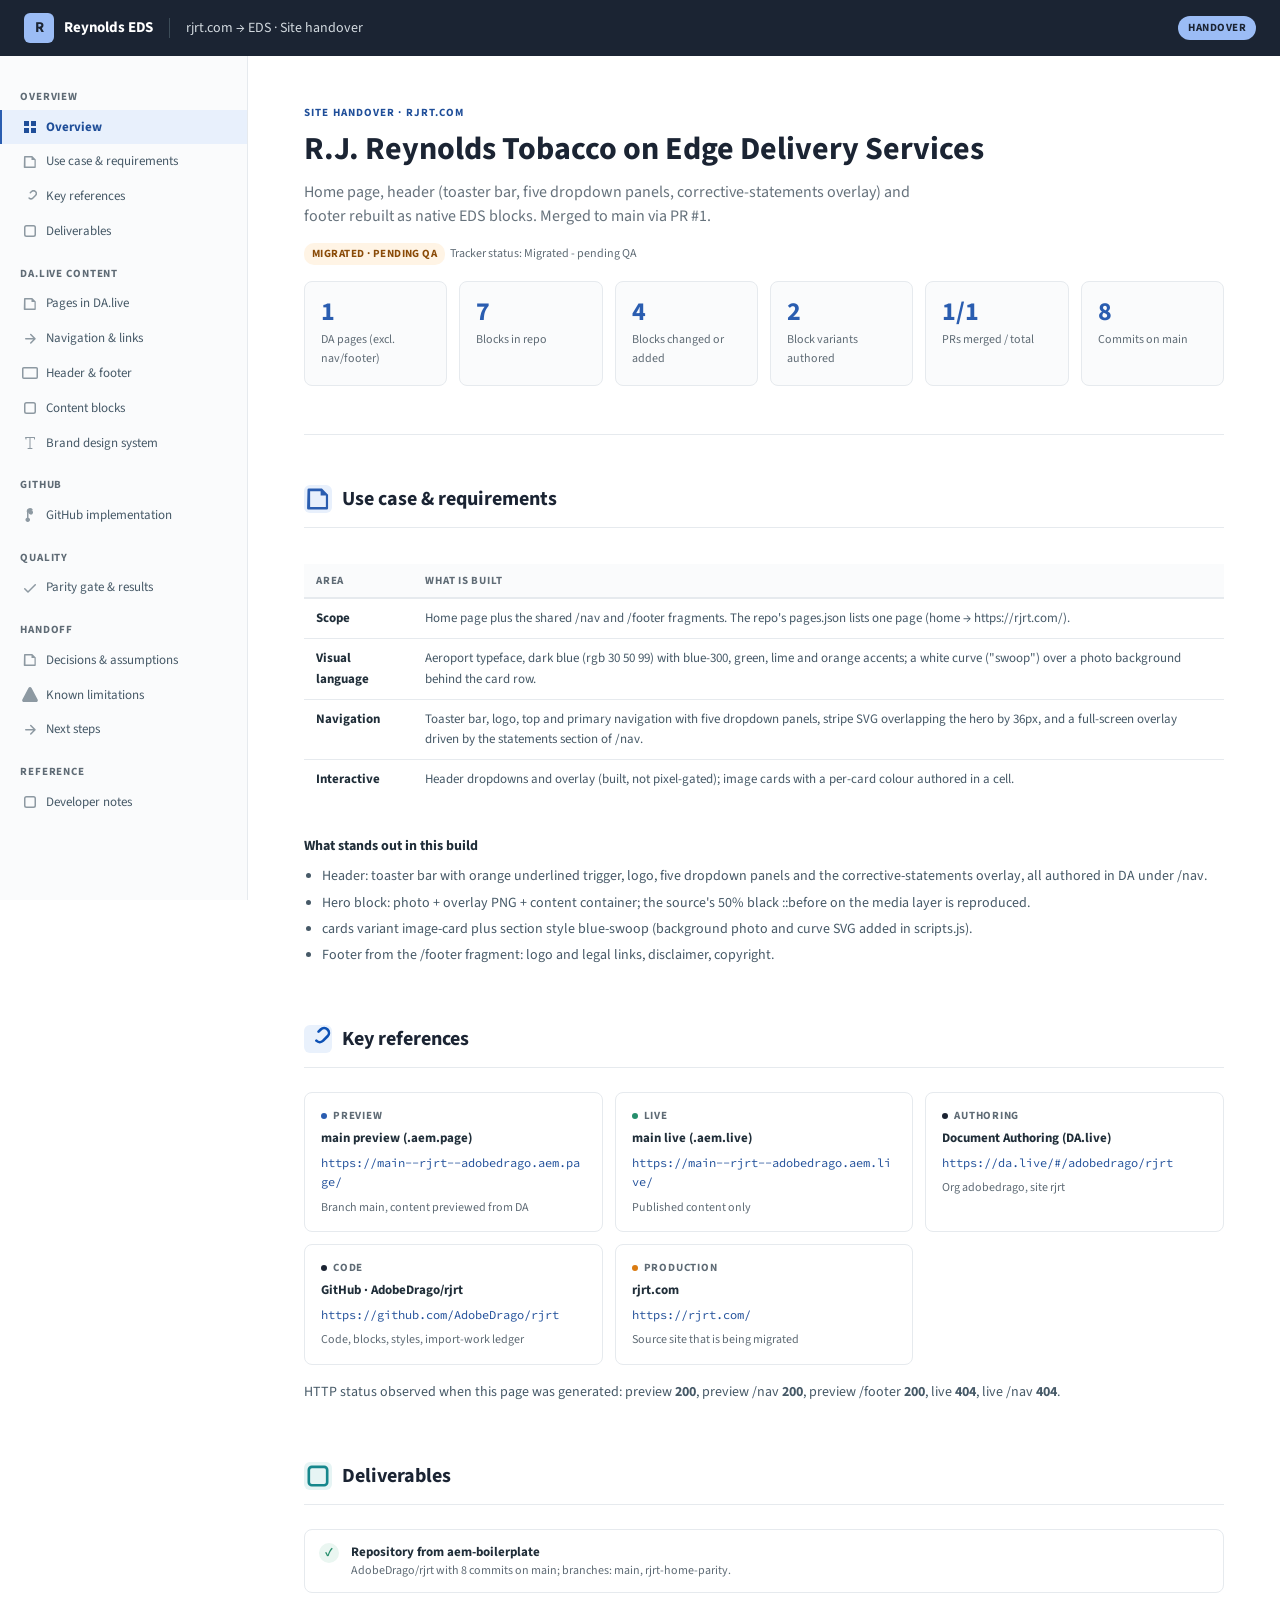
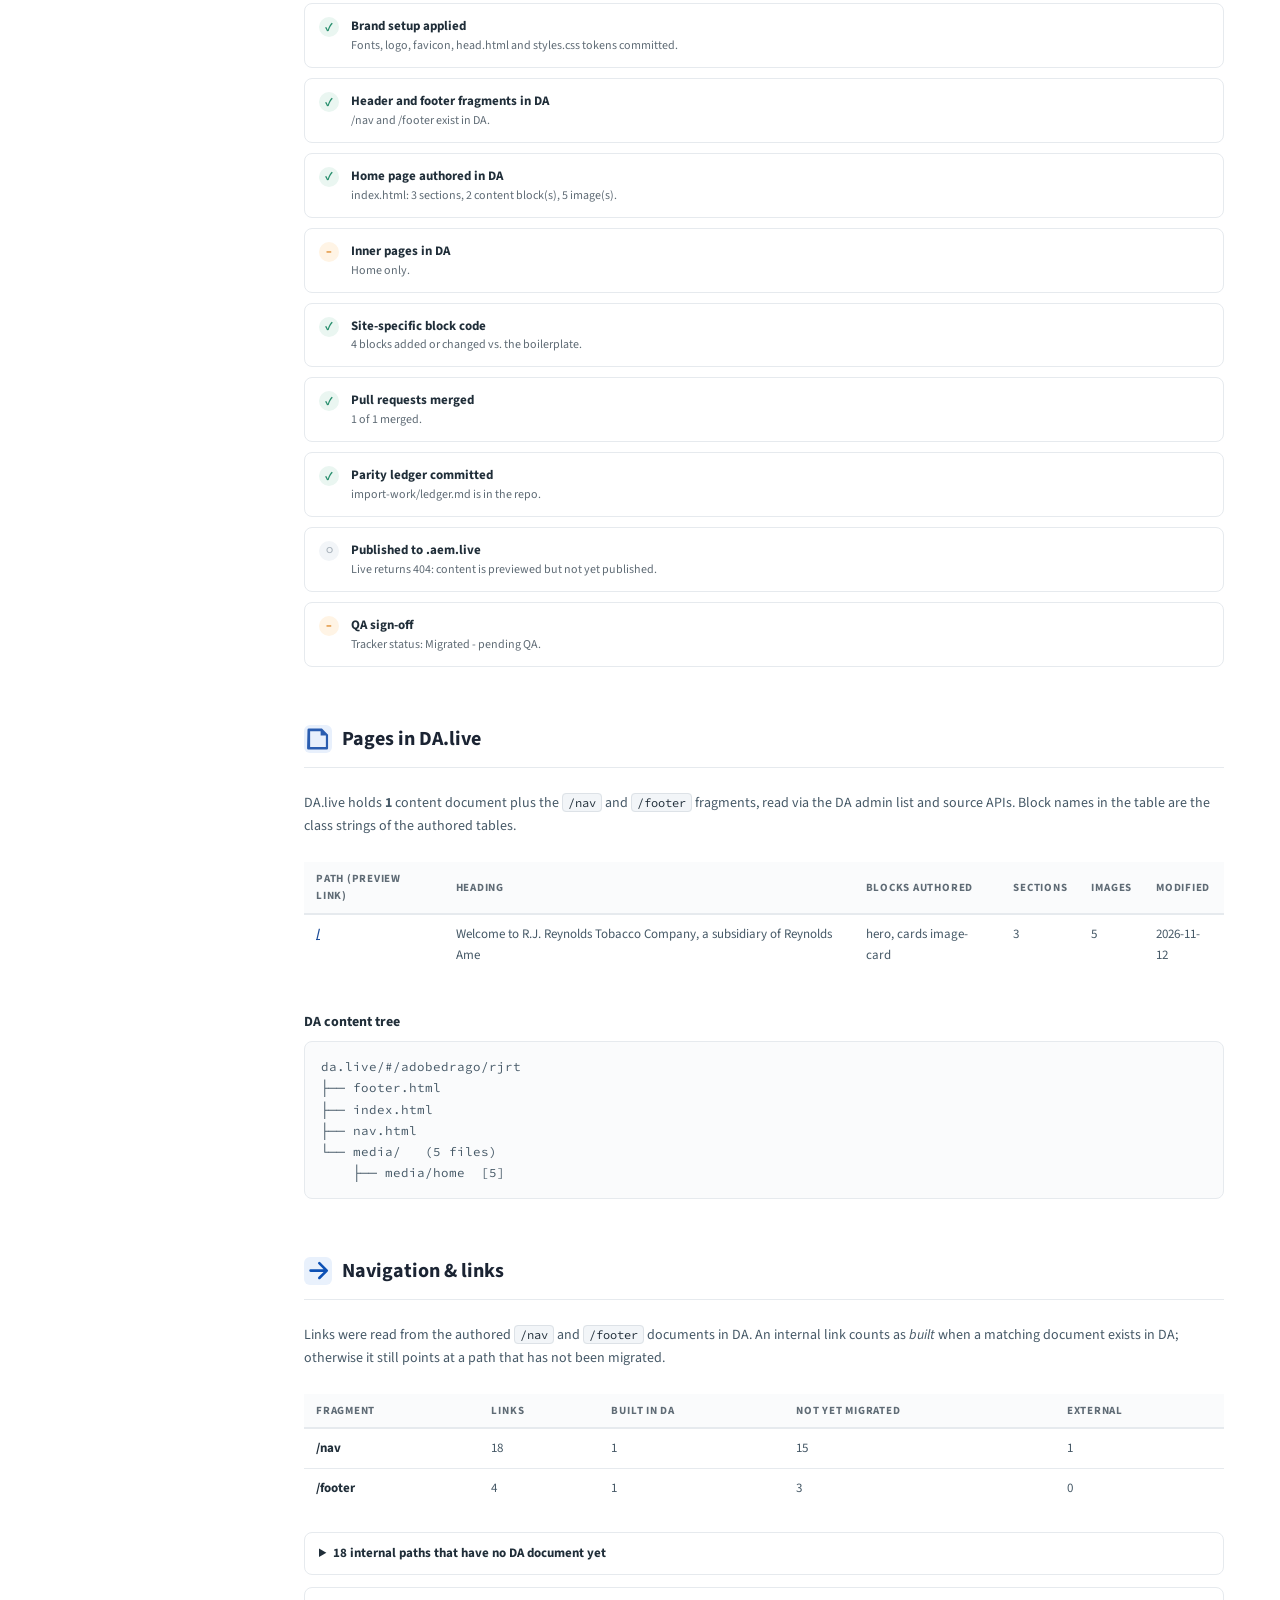
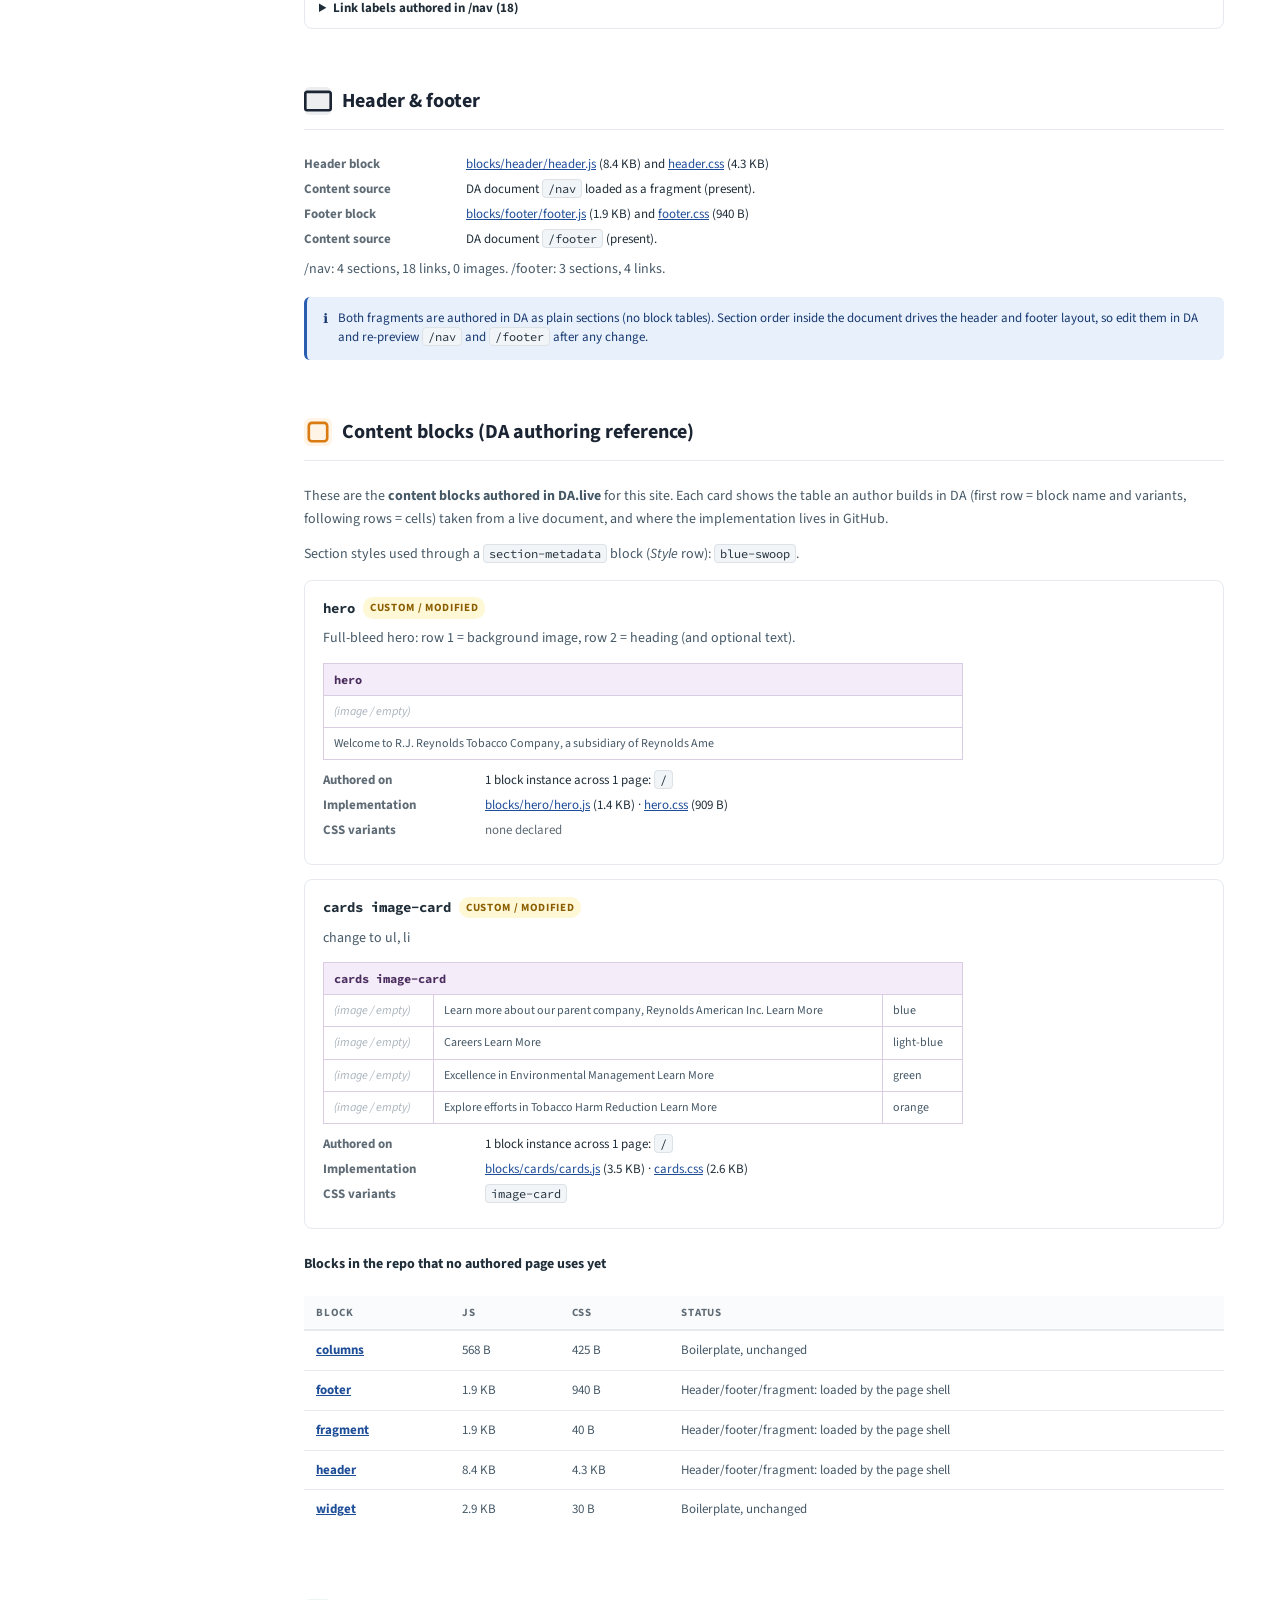
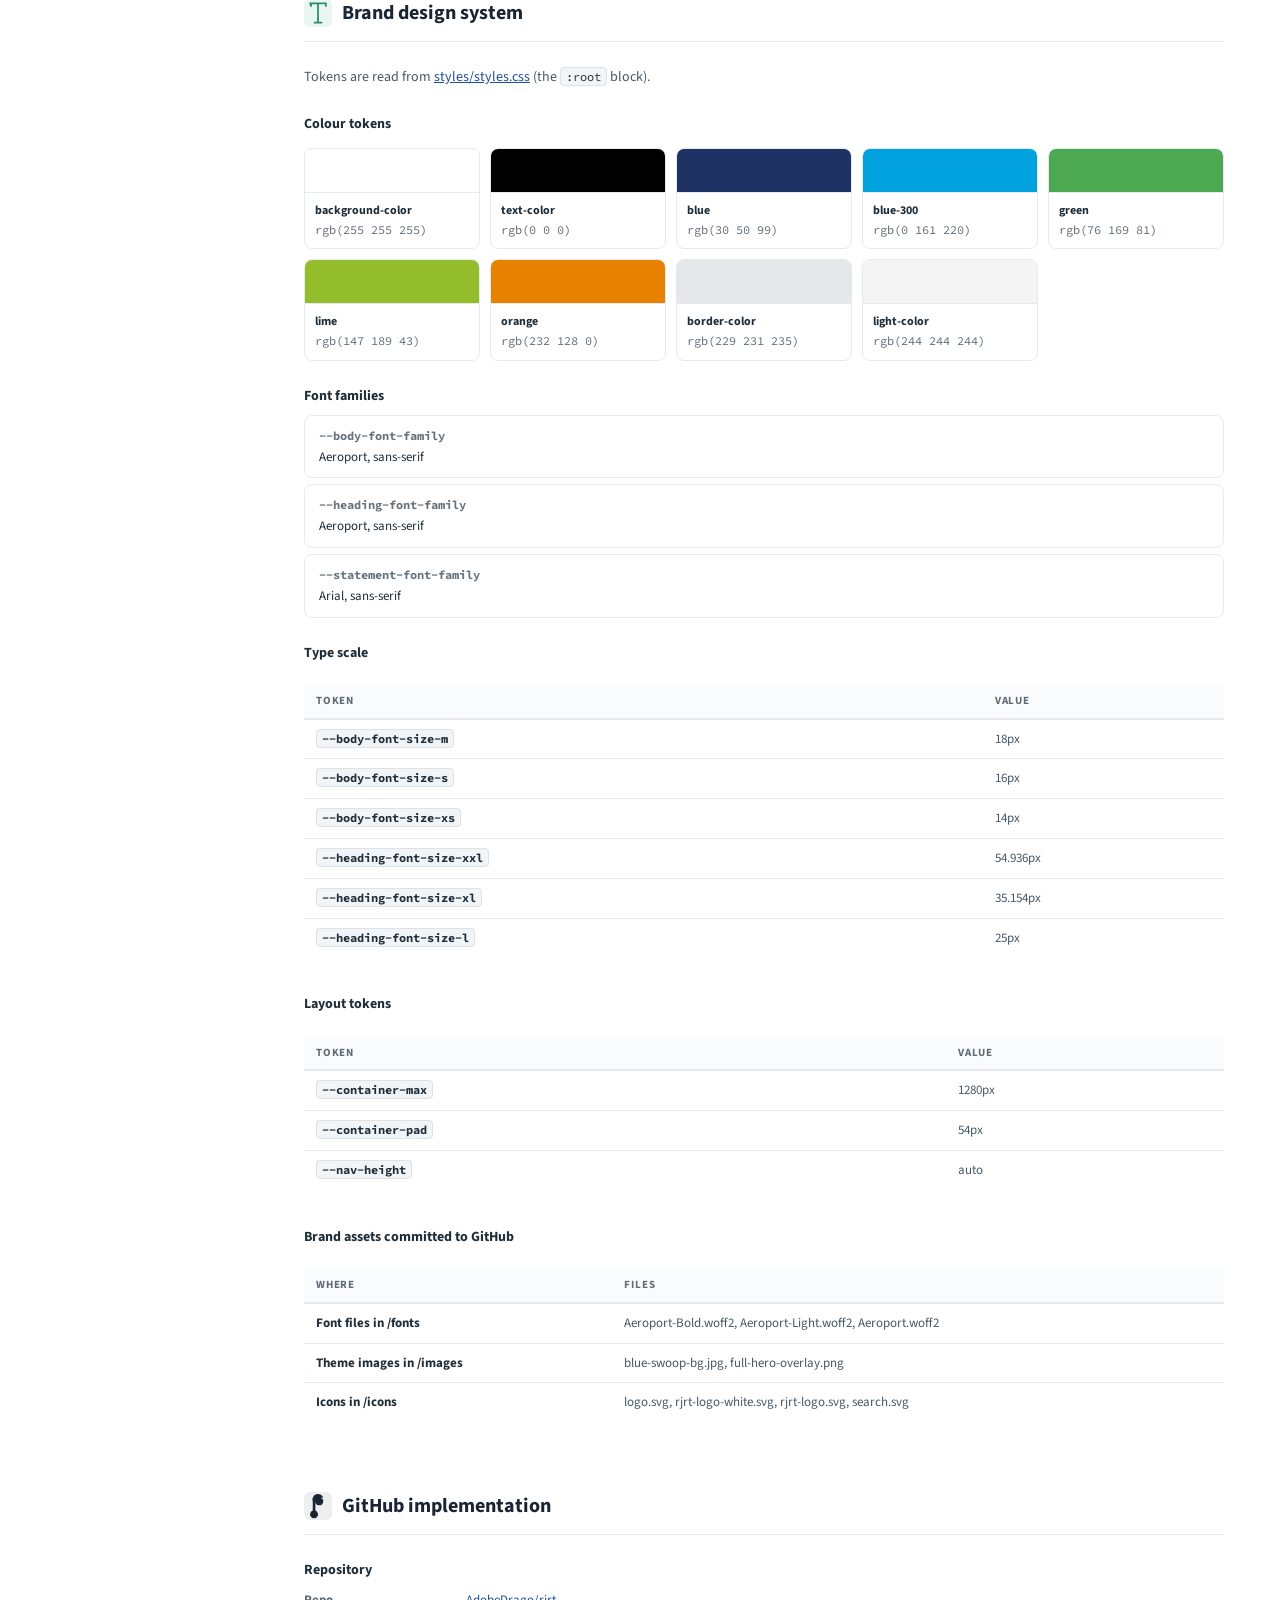
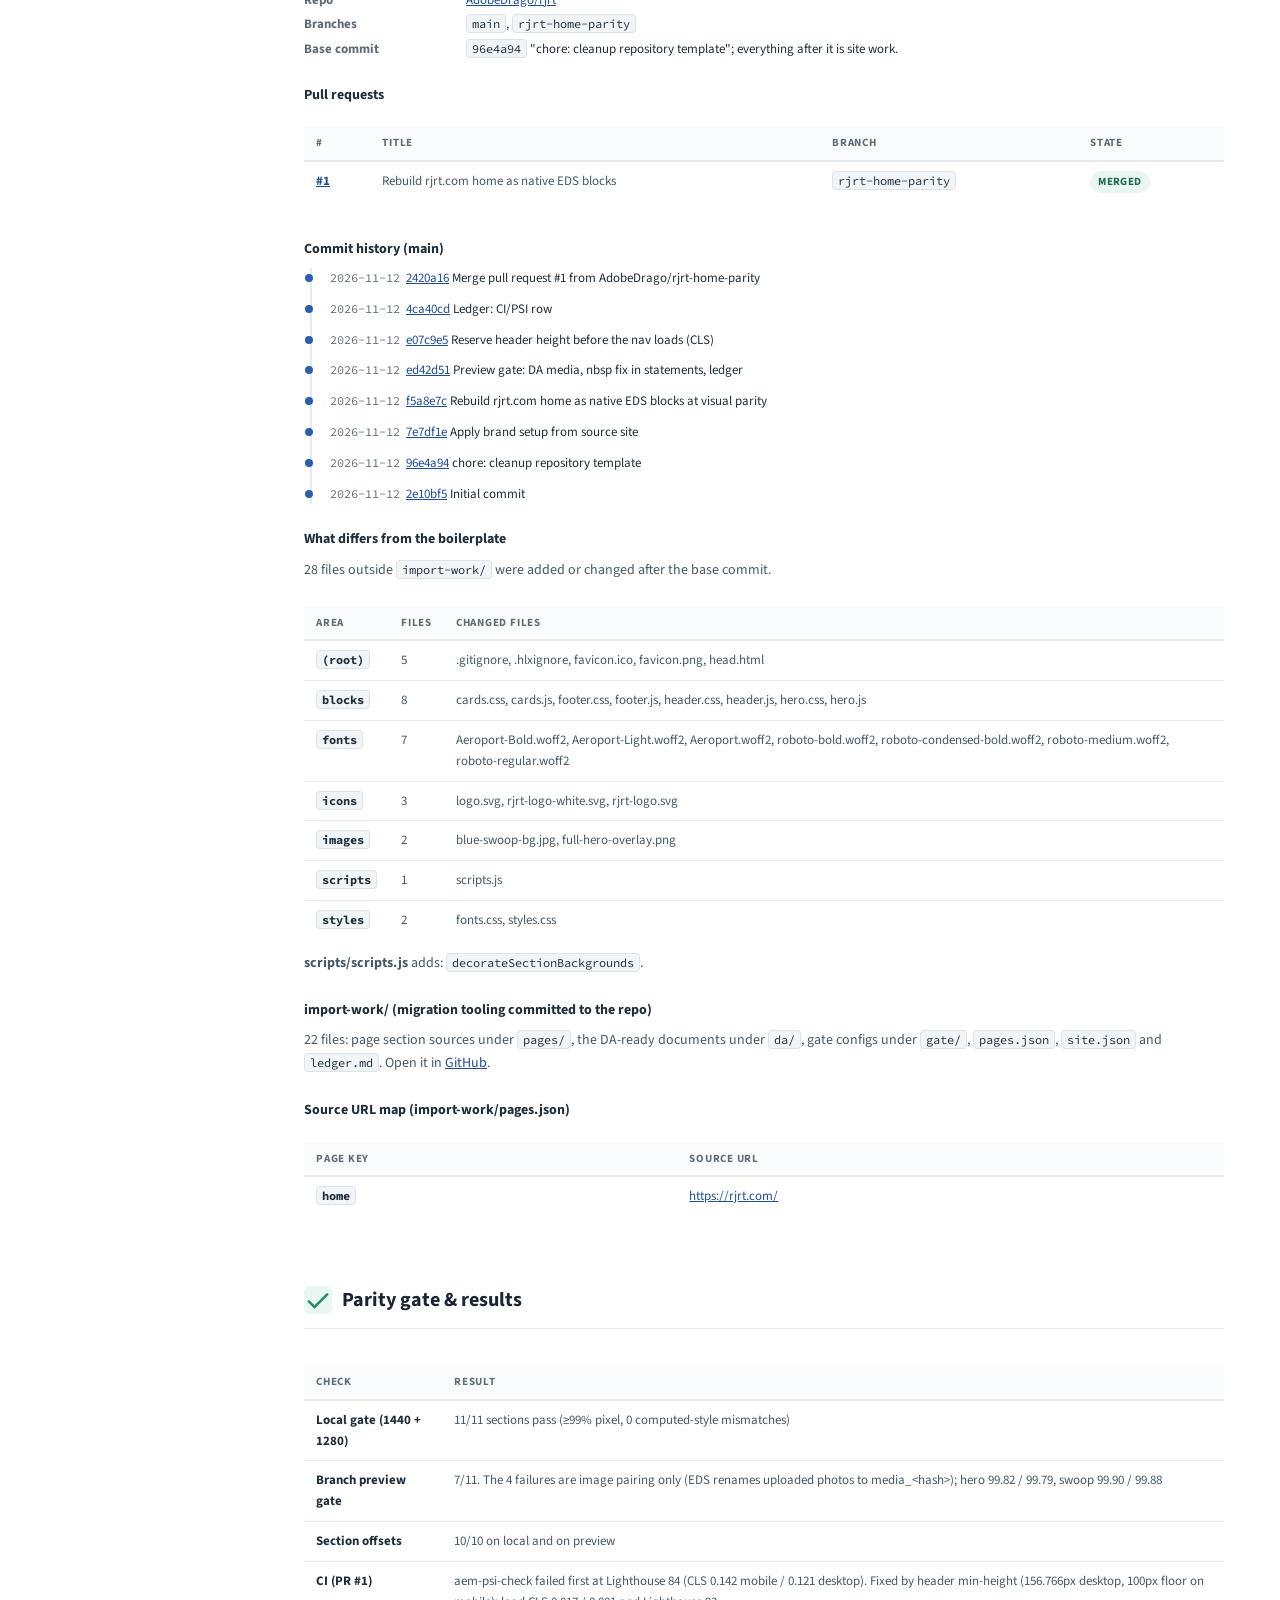
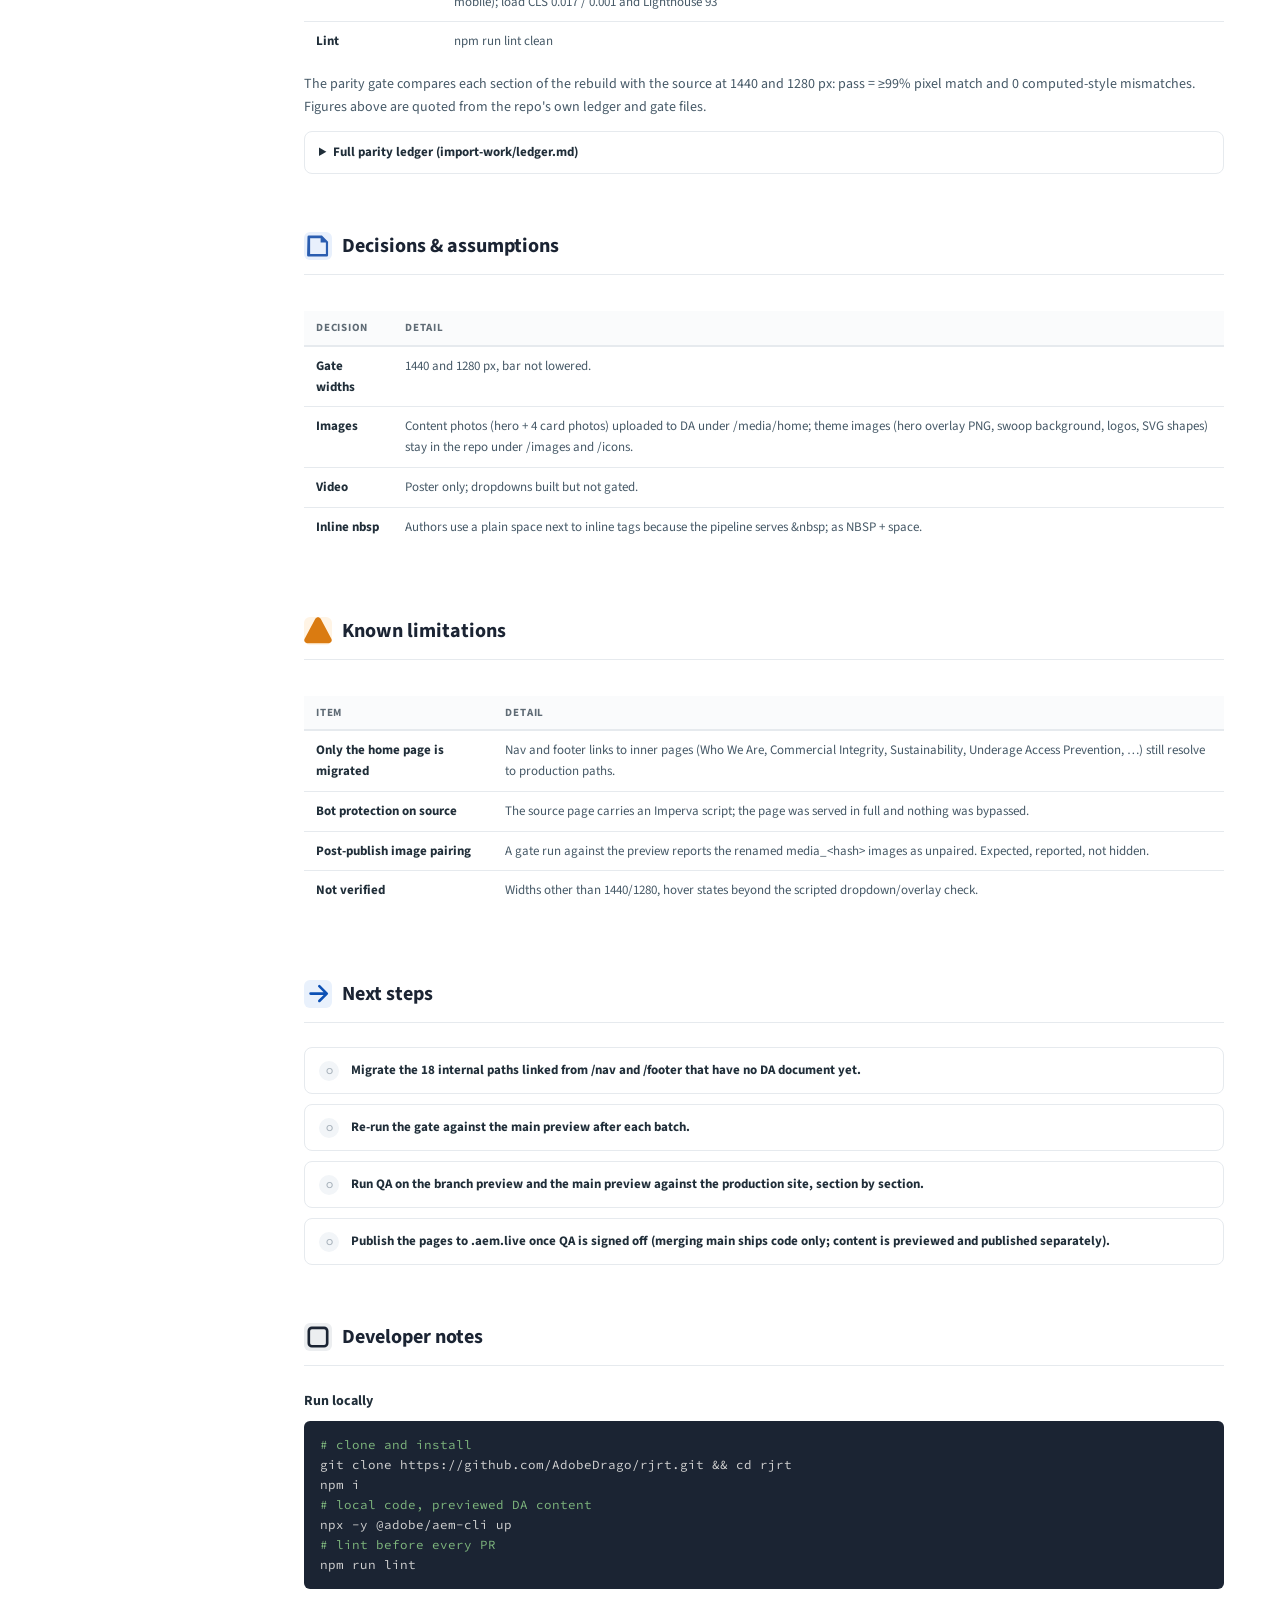
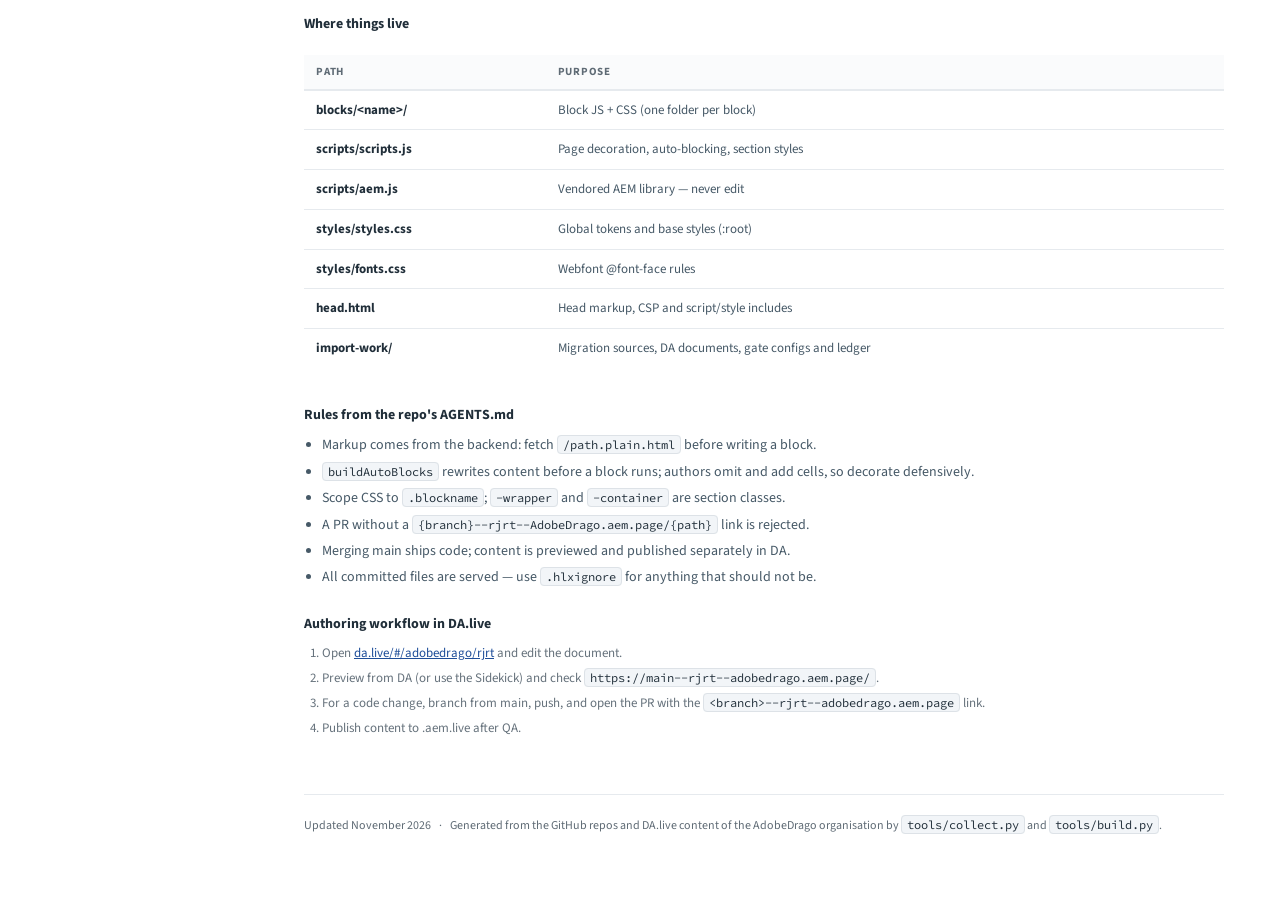
<file: docs/index.html>
<!DOCTYPE html>
<html lang="en">
<head>
<meta charset="UTF-8">
<meta name="viewport" content="width=device-width, initial-scale=1.0">
<title>R.J. Reynolds Tobacco — rjrt.com → EDS handover</title>
<meta name="description" content="Home page, header (toaster bar, five dropdown panels, corrective-statements overlay) and footer rebuilt as native EDS blocks. Merged to main via PR #1.">
<link rel="preconnect" href="https://fonts.googleapis.com">
<link rel="preconnect" href="https://fonts.gstatic.com" crossorigin>
<link href="https://fonts.googleapis.com/css2?family=Source+Sans+3:wght@300;400;600;700&family=Source+Code+Pro:wght@400;600&display=swap" rel="stylesheet">
<style>

  :root {
    /* Viasat brand (mirrors styles/styles.css and block CSS) */
    --accent: #2a5db0;
    --accent-hover: #204b90;
    --accent-text: #1f4e99; /* AA-compliant on light bg */
    --accent-on-dark: #9bbcf5;
    --ink: #1b2433;
    --ink-alt: #1b2433;
    --accent-pale: #e8f0fc;
    

    --gray-50: #ffffff;
    --gray-75: #fafbfc;
    --gray-100: #f2f5f8;
    --gray-200: #e6eaee;
    --gray-300: #dde2e7;
    --gray-400: #c4ccd3;
    --gray-500: #a9b3bc;
    --gray-600: #5f6b75;
    --gray-700: #66727c;
    --gray-800: #465967;
    --gray-900: #202e39;

    --font: 'Source Sans 3', ui-sans-serif, system-ui, -apple-system, sans-serif;
    --mono: 'Source Code Pro', 'Fira Mono', 'Courier New', monospace;
    --sidebar-width: 248px;
    --content-max: 940px;
    --header-h: 56px;
  }

  *, *::before, *::after { box-sizing: border-box; margin: 0; padding: 0; }

  body {
    font-family: var(--font);
    font-size: 14px;
    line-height: 1.6;
    color: var(--gray-900);
    background: var(--gray-50);
    display: flex;
    flex-direction: column;
    min-height: 100vh;
  }

  a { color: var(--accent-text); }

  /* ── TOP NAV ── */
  .topnav {
    position: fixed;
    top: 0; left: 0; right: 0;
    height: var(--header-h);
    background: var(--ink-alt);
    display: flex;
    align-items: center;
    padding: 0 24px;
    gap: 16px;
    z-index: 100;
  }
  .topnav-logo {
    display: flex;
    align-items: center;
    gap: 10px;
    text-decoration: none;
    font-weight: 700;
    color: #fff;
    font-size: 15px;
    letter-spacing: -0.01em;
  }
  .topnav-logo .mark {
    width: 30px; height: 30px;
    border-radius: 6px;
    background: var(--accent-on-dark);
    color: var(--ink);
    display: inline-flex;
    align-items: center;
    justify-content: center;
    font-weight: 700;
    font-size: 15px;
    flex-shrink: 0;
  }
  .topnav-divider { width: 1px; height: 20px; background: #3c4c58; }
  .topnav-title {
    color: #d3dae0;
    font-size: 14px;
    font-weight: 400;
    white-space: nowrap;
    overflow: hidden;
    text-overflow: ellipsis;
  }
  .topnav-badge {
    margin-left: auto;
    background: var(--accent-on-dark);
    color: var(--ink);
    font-size: 11px;
    padding: 3px 10px;
    border-radius: 12px;
    letter-spacing: 0.04em;
    font-weight: 700;
    text-transform: uppercase;
    flex-shrink: 0;
  }

  /* ── LAYOUT ── */
  .layout { display: flex; margin-top: var(--header-h); min-height: calc(100vh - var(--header-h)); }

  /* ── SIDEBAR ── */
  .sidebar {
    width: var(--sidebar-width);
    flex-shrink: 0;
    position: sticky;
    top: var(--header-h);
    height: calc(100vh - var(--header-h));
    overflow-y: auto;
    border-right: 1px solid var(--gray-200);
    background: var(--gray-75);
    padding: 24px 0 40px;
  }
  .sidebar-section { margin-bottom: 8px; }
  .sidebar-label {
    font-size: 11px;
    font-weight: 700;
    text-transform: uppercase;
    letter-spacing: 0.08em;
    color: var(--gray-600);
    padding: 8px 20px 4px;
    display: flex;
    align-items: center;
    gap: 6px;
  }
  .sidebar-link {
    display: flex;
    align-items: center;
    gap: 8px;
    padding: 7px 20px;
    font-size: 13px;
    color: var(--gray-800);
    text-decoration: none;
    border-left: 2px solid transparent;
    transition: background 0.1s, color 0.1s, border-color 0.1s;
  }
  .sidebar-link:hover { background: var(--gray-200); color: var(--gray-900); }
  .sidebar-link.active {
    background: var(--accent-pale);
    color: var(--accent-text);
    border-left-color: var(--accent);
    font-weight: 700;
  }
  .sidebar-link .icon { width: 16px; height: 16px; opacity: 0.6; flex-shrink: 0; }
  .sidebar-link.active .icon { opacity: 1; }

  /* ── MAIN ── */
  .main { flex: 1; min-width: 0; padding: 48px 56px 80px; }
  .main-inner { max-width: var(--content-max); }

  /* ── PAGE HERO ── */
  .page-hero {
    padding-bottom: 32px;
    border-bottom: 1px solid var(--gray-200);
    margin-bottom: 48px;
    scroll-margin-top: calc(var(--header-h) + 48px);
  }
  .page-hero-eyebrow {
    font-size: 11px;
    font-weight: 700;
    text-transform: uppercase;
    letter-spacing: 0.1em;
    color: var(--accent-text);
    margin-bottom: 8px;
  }
  .page-hero h1 {
    font-size: 32px;
    font-weight: 700;
    color: var(--ink);
    line-height: 1.2;
    margin-bottom: 12px;
  }
  .page-hero-sub { font-size: 16px; color: var(--gray-700); max-width: 640px; line-height: 1.5; }

  /* ── SECTIONS ── */
  .doc-section { margin-bottom: 56px; scroll-margin-top: calc(var(--header-h) + 24px); }
  .doc-section h2 {
    font-size: 20px;
    font-weight: 700;
    color: var(--ink);
    margin-bottom: 4px;
    display: flex;
    align-items: center;
    gap: 10px;
    width: 100%;
  }
  .section-rule { height: 1px; background: var(--gray-200); margin: 12px 0 24px; }
  .doc-section h3 { font-size: 14px; font-weight: 700; color: var(--gray-900); margin: 24px 0 8px; }
  .doc-section p { font-size: 14px; color: var(--gray-800); margin-bottom: 12px; line-height: 1.65; }

  /* ── SECTION ICON BADGE ── */
  .section-icon {
    width: 28px; height: 28px;
    border-radius: 6px;
    display: inline-flex;
    align-items: center;
    justify-content: center;
    flex-shrink: 0;
  }
  .icon-purple { background: var(--accent-pale); color: var(--accent); }
  .icon-ink    { background: #eceef0; color: var(--ink); }
  .icon-green  { background: #eaf6f1; color: #268e6c; }
  .icon-seafoam{ background: #e6f4f4; color: #16878c; }
  .icon-orange { background: #fff4e5; color: #da7b11; }
  .icon-blue   { background: #e9f1fc; color: #0d51b5; }

  /* ── URL CARDS ── */
  .url-grid {
    display: grid;
    grid-template-columns: repeat(auto-fit, minmax(260px, 1fr));
    gap: 12px;
    margin-bottom: 16px;
  }
  .url-card {
    background: var(--gray-50);
    border: 1px solid var(--gray-200);
    border-radius: 8px;
    padding: 14px 16px;
    text-decoration: none;
    color: inherit;
    display: flex;
    flex-direction: column;
    gap: 4px;
    transition: border-color 0.15s, box-shadow 0.15s;
  }
  .url-card:hover { border-color: var(--accent); box-shadow: 0 0 0 1px var(--accent); }
  .url-card-label {
    font-size: 11px;
    font-weight: 700;
    text-transform: uppercase;
    letter-spacing: 0.07em;
    color: var(--gray-600);
    display: flex;
    align-items: center;
    gap: 6px;
  }
  .url-card-label .dot { width: 6px; height: 6px; border-radius: 50%; flex-shrink: 0; }
  .dot-purple { background: var(--accent); }
  .dot-ink    { background: var(--ink); }
  .dot-green  { background: #268e6c; }
  .dot-orange { background: #da7b11; }
  .url-card-title { font-size: 13px; font-weight: 700; color: var(--gray-900); }
  .url-card-url { font-size: 12px; font-family: var(--mono); color: var(--accent-text); word-break: break-all; }
  .url-card-desc { font-size: 12px; color: var(--gray-600); margin-top: 2px; }

  /* ── CODE BLOCKS ── */
  .code-block {
    background: var(--ink);
    color: #d4d4d4;
    border-radius: 6px;
    padding: 14px 16px;
    font-family: var(--mono);
    font-size: 12.5px;
    line-height: 1.6;
    overflow-x: auto;
    margin: 8px 0 4px;
    white-space: pre;
  }
  .code-block .cmt  { color: #7fb77e; }
  .code-inline {
    font-family: var(--mono);
    font-size: 12px;
    background: var(--gray-100);
    border: 1px solid var(--gray-300);
    color: var(--gray-900);
    padding: 1px 5px;
    border-radius: 4px;
  }

  /* ── NOTICES ── */
  .notice {
    border-radius: 6px;
    padding: 12px 16px;
    margin: 16px 0;
    font-size: 13px;
    display: flex;
    gap: 10px;
    align-items: flex-start;
    line-height: 1.5;
  }
  .notice-icon { flex-shrink: 0; margin-top: 1px; }
  .notice a { color: inherit; }
  .notice.info     { background: var(--accent-pale); color: #17396f; border-left: 3px solid var(--accent); }
  .notice.tip      { background: #eaf6f1; color: #1a6b50; border-left: 3px solid #268e6c; }
  .notice.warning  { background: #fff4e5; color: #8a4b08; border-left: 3px solid #da7b11; }

  /* ── BLOCKS GRID ── */
  .skills-grid { display: grid; grid-template-columns: repeat(auto-fit, minmax(220px, 1fr)); gap: 10px; }
  .skill-card { background: var(--gray-50); border: 1px solid var(--gray-200); border-radius: 8px; padding: 14px 16px; }
  .skill-card-header { display: flex; align-items: center; gap: 8px; margin-bottom: 6px; }
  .skill-tag {
    font-size: 11px;
    font-weight: 700;
    text-transform: uppercase;
    letter-spacing: 0.06em;
    padding: 2px 7px;
    border-radius: 10px;
  }
  .tag-js  { background: #fff8d6; color: #8a5e00; }
  .tag-core{ background: var(--gray-100); color: var(--gray-700); }
  .tag-poli{ background: var(--accent-pale); color: var(--accent-text); }
  .skill-card-name { font-size: 13px; font-weight: 700; color: var(--gray-900); font-family: var(--mono); }
  .skill-card-desc { font-size: 12px; color: var(--gray-600); line-height: 1.5; }

  /* ── PIPELINE DIAGRAM ── */
  .arch-diagram { border: 1px solid var(--gray-200); border-radius: 8px; padding: 24px; background: var(--gray-75); margin: 16px 0; }
  .arch-row { display: flex; gap: 8px; align-items: center; justify-content: center; flex-wrap: wrap; }
  .arch-node { padding: 8px 16px; border-radius: 6px; font-size: 12px; font-weight: 700; text-align: center; min-width: 110px; }
  .arch-arrow { font-size: 18px; color: var(--gray-400); }
  .node-a { background: var(--accent-pale); color: var(--accent-text); }
  .node-b { background: #eceef0; color: var(--ink); }
  .node-c { background: #eaf6f1; color: #1a6b50; }
  .node-d { background: #fff4e5; color: #8a4b08; }

  /* ── TABLE ── */
  .table-scroll { overflow-x: auto; }
  .spec-table { width: 100%; border-collapse: collapse; font-size: 13px; margin: 12px 0; }
  .spec-table th {
    text-align: left;
    font-size: 11px;
    font-weight: 700;
    text-transform: uppercase;
    letter-spacing: 0.07em;
    color: var(--gray-600);
    padding: 8px 12px;
    border-bottom: 2px solid var(--gray-200);
    background: var(--gray-75);
  }
  .spec-table td { padding: 9px 12px; border-bottom: 1px solid var(--gray-200); color: var(--gray-800); vertical-align: top; }
  .spec-table tr:last-child td { border-bottom: none; }
  .spec-table td:first-child { font-weight: 700; color: var(--gray-900); }
  .spec-table td.num { font-variant-numeric: tabular-nums; white-space: nowrap; }

  /* ── STAT ROW ── */
  .stat-row { display: grid; grid-template-columns: repeat(auto-fit, minmax(140px, 1fr)); gap: 12px; margin: 16px 0; }
  .stat-card { border: 1px solid var(--gray-200); border-radius: 8px; padding: 16px; background: var(--gray-75); }
  .stat-num { font-size: 26px; font-weight: 700; color: var(--accent); line-height: 1.1; }
  .stat-label { font-size: 12px; color: var(--gray-600); margin-top: 4px; }

  /* ── SWATCHES ── */
  .swatch-row { display: grid; grid-template-columns: repeat(auto-fit, minmax(150px, 1fr)); gap: 10px; margin: 12px 0; }
  .swatch { border: 1px solid var(--gray-200); border-radius: 8px; overflow: hidden; font-size: 12px; }
  .swatch-chip { height: 44px; }
  .swatch-meta { padding: 8px 10px; }
  .swatch-meta strong { display: block; color: var(--gray-900); }
  .swatch-meta code { font-family: var(--mono); color: var(--gray-600); }

  /* ── FOOTER ── */
  .doc-footer {
    border-top: 1px solid var(--gray-200);
    margin-top: 40px;
    padding-top: 20px;
    font-size: 12px;
    color: var(--gray-600);
    display: flex;
    align-items: center;
    gap: 8px;
    flex-wrap: wrap;
  }
  .doc-footer a { text-decoration: none; }

  /* ── STATUS PILLS ── */
  .nav-status {
    font-size: 11px;
    font-weight: 700;
    letter-spacing: 0.04em;
    padding: 1px 6px;
    border-radius: 8px;
    text-transform: uppercase;
  }
  .ns-progress { background: #fff4e5; color: #8a4b08; }
  .ns-done     { background: #eaf6f1; color: #1a6b50; }

  .status-badge {
    margin-left: auto;
    font-size: 11px;
    font-weight: 700;
    letter-spacing: 0.04em;
    padding: 3px 10px;
    border-radius: 12px;
    text-transform: uppercase;
  }
  .sb-progress { background: #fff4e5; color: #8a4b08; }
  .sb-done     { background: #eaf6f1; color: #1a6b50; }

  /* ── CHECKLIST ── */
  .checklist { list-style: none; display: flex; flex-direction: column; gap: 10px; margin: 4px 0; }
  .check-item {
    display: flex;
    gap: 12px;
    align-items: flex-start;
    padding: 12px 14px;
    border: 1px solid var(--gray-200);
    border-radius: 8px;
    background: var(--gray-50);
  }
  .check-mark {
    width: 20px; height: 20px;
    border-radius: 50%;
    flex-shrink: 0;
    display: inline-flex;
    align-items: center;
    justify-content: center;
    margin-top: 1px;
    font-size: 12px;
    font-weight: 700;
  }
  .cm-done    { background: #eaf6f1; color: #268e6c; }
  .cm-done::before { content: '✓'; }
  .cm-partial { background: #fff4e5; color: #da7b11; }
  .cm-partial::before { content: '–'; }
  .cm-todo    { background: var(--gray-100); color: var(--gray-500); }
  .cm-todo::before { content: '○'; }
  .check-body { flex: 1; }
  .check-title { font-weight: 700; font-size: 13px; color: var(--gray-900); }
  .check-note  { font-size: 12px; color: var(--gray-600); line-height: 1.5; }

  .req-list { margin: 8px 0 0 18px; font-size: 13px; color: var(--gray-700); }
  .req-list li { margin-bottom: 4px; }

  @media (max-width: 768px) {
    .sidebar { display: none; }
    .main { padding: 24px 16px 60px; }
    .page-hero h1 { font-size: 24px; }
    .url-grid { grid-template-columns: 1fr; }
    .topnav-title { display: none; }
  }

/* ── ADDITIONS FOR PORTFOLIO / SITE PAGES ── */
.topnav select { margin-left: auto; background: #2a3550; color: #fff; border: 1px solid #3c4c70; border-radius: 6px; padding: 5px 8px; font: inherit; font-size: 13px; max-width: 240px; }
.topnav-badge { margin-left: 12px; }
.sidebar-back { display: block; padding: 6px 20px 14px; font-size: 12px; font-weight: 700; text-decoration: none; }
.pill { display: inline-block; font-size: 11px; font-weight: 700; letter-spacing: 0.04em; padding: 2px 8px; border-radius: 10px; text-transform: uppercase; white-space: nowrap; }
.pill.done { background: #eaf6f1; color: #1a6b50; }
.pill.warn { background: #fff4e5; color: #8a4b08; }
.pill.todo { background: var(--gray-100); color: var(--gray-700); }
.pill.info { background: var(--accent-pale); color: var(--accent-text); }
.spec-table td.mono, .mono { font-family: var(--mono); font-size: 12px; }
.spec-table td a { word-break: break-word; }
.spec-table tr.sub td { background: var(--gray-75); }
.muted { color: var(--gray-600); }
.small { font-size: 12px; }
details.fold { border: 1px solid var(--gray-200); border-radius: 8px; margin: 12px 0; background: var(--gray-50); }
details.fold > summary { cursor: pointer; padding: 10px 14px; font-weight: 700; font-size: 13px; color: var(--gray-900); }
details.fold > .fold-body { padding: 0 14px 12px; }
.da-table { border-collapse: collapse; margin: 10px 0; font-size: 12px; width: 100%; max-width: 640px; background: #fff; }
.da-table th { background: #f4ecf8; color: #4a2c5e; text-align: left; padding: 6px 10px; border: 1px solid #d9cce3; font-weight: 700; font-family: var(--mono); }
.da-table td { border: 1px solid #d9cce3; padding: 6px 10px; color: var(--gray-800); vertical-align: top; }
.da-table td.empty { color: var(--gray-500); font-style: italic; }
.block-card { border: 1px solid var(--gray-200); border-radius: 8px; padding: 16px 18px; margin: 14px 0; background: var(--gray-50); }
.block-card h3 { margin-top: 0; display: flex; gap: 8px; align-items: center; flex-wrap: wrap; }
.block-card h3 code { font-family: var(--mono); }
.kv { display: grid; grid-template-columns: 150px 1fr; gap: 4px 12px; font-size: 13px; margin: 8px 0; }
.kv dt { color: var(--gray-600); font-weight: 700; }
.kv dd { color: var(--gray-900); min-width: 0; word-break: break-word; }
.tree { font-family: var(--mono); font-size: 12.5px; line-height: 1.7; background: var(--gray-75); border: 1px solid var(--gray-200); border-radius: 8px; padding: 14px 16px; overflow-x: auto; white-space: pre; color: var(--gray-800); }
.timeline { list-style: none; border-left: 2px solid var(--gray-200); margin: 8px 0 8px 6px; padding-left: 18px; }
.timeline li { margin-bottom: 10px; font-size: 13px; position: relative; }
.timeline li::before { content: ''; position: absolute; left: -25px; top: 6px; width: 8px; height: 8px; border-radius: 50%; background: var(--accent); }
.timeline .when { color: var(--gray-600); font-size: 12px; font-family: var(--mono); margin-right: 6px; }
.matrix td, .matrix th { text-align: center; padding: 7px 8px; }
.matrix td:first-child, .matrix th:first-child { text-align: left; }
.matrix .yes { color: #1a6b50; font-weight: 700; }
.matrix .cust { color: var(--accent-text); font-weight: 700; }
.matrix .no { color: var(--gray-400); }
.site-grid { display: grid; grid-template-columns: repeat(auto-fill, minmax(290px, 1fr)); gap: 14px; margin: 14px 0; }
.site-card { border: 1px solid var(--gray-200); border-radius: 10px; padding: 16px 18px; text-decoration: none; color: inherit; display: flex; flex-direction: column; gap: 6px; background: #fff; transition: border-color .15s, box-shadow .15s; }
.site-card:hover { border-color: var(--accent); box-shadow: 0 0 0 1px var(--accent); }
.site-card h3 { margin: 0; font-size: 16px; color: var(--ink); }
.site-card .dom { font-family: var(--mono); font-size: 12px; color: var(--accent-text); }
.site-card .meta { font-size: 12px; color: var(--gray-700); display: flex; gap: 12px; flex-wrap: wrap; margin-top: 4px; }
.site-card p { font-size: 13px; color: var(--gray-800); margin: 4px 0 0; line-height: 1.5; }
.swatch-chip.bordered { border-bottom: 1px solid var(--gray-200); }
.type-sample { border: 1px solid var(--gray-200); border-radius: 8px; padding: 10px 14px; margin: 6px 0; font-size: 13px; }
.type-sample b { font-family: var(--mono); font-size: 12px; color: var(--gray-700); }
.hl-list { margin: 6px 0 12px 18px; font-size: 14px; color: var(--gray-800); line-height: 1.6; }
.hl-list li { margin-bottom: 4px; }
.table-scroll { max-width: 100%; }
@media (max-width: 768px) { .topnav select { max-width: 150px; } .kv { grid-template-columns: 1fr; } .topnav-badge { display: none; } }

</style>
</head>
<body>
<nav class="topnav">
  <a class="topnav-logo" href="#overview"><span class="mark">R</span>Reynolds EDS</a>
  <div class="topnav-divider"></div>
  <span class="topnav-title">rjrt.com → EDS · Site handover</span>
  <span class="topnav-badge" style="margin-left:auto">Handover</span>
</nav>
<div class="layout">
<nav class="sidebar" aria-label="Page navigation">
<div class="sidebar-section"><div class="sidebar-label">Overview</div>
<a class="sidebar-link active" href="#overview"><svg class="icon" viewBox="0 0 16 16" fill="currentColor"><path d="M2 2h5v5H2zm7 0h5v5H9zM2 9h5v5H2zm7 0h5v5H9z"/></svg>Overview</a>
<a class="sidebar-link" href="#use-case"><svg class="icon" viewBox="0 0 16 16" fill="currentColor"><path d="M2 2.75A.75.75 0 012.75 2h7.5l3.5 3.5v7.75a.75.75 0 01-.75.75h-10.5a.75.75 0 01-.75-.75zM3.5 3.5v9h9V6H9.5V3.5z"/></svg>Use case &amp; requirements</a>
<a class="sidebar-link" href="#references"><svg class="icon" viewBox="0 0 16 16" fill="currentColor"><path d="M7.775 3.275a.75.75 0 001.06 1.06l1.25-1.25a2 2 0 112.83 2.83l-2.5 2.5a2 2 0 01-2.83 0 .75.75 0 00-1.06 1.06 3.5 3.5 0 004.95 0l2.5-2.5a3.5 3.5 0 00-4.95-4.95z"/></svg>Key references</a>
<a class="sidebar-link" href="#deliverables"><svg class="icon" viewBox="0 0 16 16" fill="currentColor"><path d="M4.5 2A2.5 2.5 0 002 4.5v7A2.5 2.5 0 004.5 14h7a2.5 2.5 0 002.5-2.5v-7A2.5 2.5 0 0011.5 2zM3.5 4.5a1 1 0 011-1h7a1 1 0 011 1v7a1 1 0 01-1 1h-7a1 1 0 01-1-1z"/></svg>Deliverables</a>
</div>
<div class="sidebar-section"><div class="sidebar-label">DA.live content</div>
<a class="sidebar-link" href="#pages"><svg class="icon" viewBox="0 0 16 16" fill="currentColor"><path d="M2 2.75A.75.75 0 012.75 2h7.5l3.5 3.5v7.75a.75.75 0 01-.75.75h-10.5a.75.75 0 01-.75-.75zM3.5 3.5v9h9V6H9.5V3.5z"/></svg>Pages in DA.live</a>
<a class="sidebar-link" href="#navigation"><svg class="icon" viewBox="0 0 16 16" fill="currentColor"><path d="M8.22 2.97a.75.75 0 011.06 0l4.25 4.25a.75.75 0 010 1.06l-4.25 4.25a.75.75 0 01-1.06-1.06l2.97-2.97H3.75a.75.75 0 010-1.5h7.44L8.22 4.03a.75.75 0 010-1.06z"/></svg>Navigation &amp; links</a>
<a class="sidebar-link" href="#header"><svg class="icon" viewBox="0 0 16 16" fill="currentColor"><path d="M0 3.75C0 2.784.784 2 1.75 2h12.5c.966 0 1.75.784 1.75 1.75v8.5A1.75 1.75 0 0114.25 14H1.75A1.75 1.75 0 010 12.25zm1.75-.25a.25.25 0 00-.25.25v8.5c0 .138.112.25.25.25h12.5a.25.25 0 00.25-.25v-8.5a.25.25 0 00-.25-.25z"/></svg>Header &amp; footer</a>
<a class="sidebar-link" href="#blocks"><svg class="icon" viewBox="0 0 16 16" fill="currentColor"><path d="M4.5 2A2.5 2.5 0 002 4.5v7A2.5 2.5 0 004.5 14h7a2.5 2.5 0 002.5-2.5v-7A2.5 2.5 0 0011.5 2zM3.5 4.5a1 1 0 011-1h7a1 1 0 011 1v7a1 1 0 01-1 1h-7a1 1 0 01-1-1z"/></svg>Content blocks</a>
<a class="sidebar-link" href="#brand"><svg class="icon" viewBox="0 0 16 16" fill="currentColor"><path d="M3 2.5A.5.5 0 013.5 2h9a.5.5 0 01.5.5V4a.5.5 0 01-1 0v-1H8.5v10H10a.5.5 0 010 1H6a.5.5 0 010-1h1.5V3h-3v1a.5.5 0 01-1 0z"/></svg>Brand design system</a>
</div>
<div class="sidebar-section"><div class="sidebar-label">GitHub</div>
<a class="sidebar-link" href="#github"><svg class="icon" viewBox="0 0 16 16" fill="currentColor"><path d="M9.5 3.25a2.25 2.25 0 11-3 2.122v5.256a2.251 2.251 0 11-1.5 0V5.372A2.25 2.25 0 1111 3.25z"/></svg>GitHub implementation</a>
</div>
<div class="sidebar-section"><div class="sidebar-label">Quality</div>
<a class="sidebar-link" href="#fidelity"><svg class="icon" viewBox="0 0 16 16" fill="currentColor"><path d="M13.78 4.22a.75.75 0 010 1.06l-7.25 7.25a.75.75 0 01-1.06 0L2.22 9.28a.75.75 0 011.06-1.06L6 10.94l6.72-6.72a.75.75 0 011.06 0z"/></svg>Parity gate &amp; results</a>
</div>
<div class="sidebar-section"><div class="sidebar-label">Handoff</div>
<a class="sidebar-link" href="#decisions"><svg class="icon" viewBox="0 0 16 16" fill="currentColor"><path d="M2 2.75A.75.75 0 012.75 2h7.5l3.5 3.5v7.75a.75.75 0 01-.75.75h-10.5a.75.75 0 01-.75-.75zM3.5 3.5v9h9V6H9.5V3.5z"/></svg>Decisions &amp; assumptions</a>
<a class="sidebar-link" href="#limitations"><svg class="icon" viewBox="0 0 16 16" fill="currentColor"><path d="M6.457 1.047c.659-1.234 2.427-1.234 3.086 0l6.082 11.378A1.75 1.75 0 0114.082 15H1.918a1.75 1.75 0 01-1.543-2.575z"/></svg>Known limitations</a>
<a class="sidebar-link" href="#next-steps"><svg class="icon" viewBox="0 0 16 16" fill="currentColor"><path d="M8.22 2.97a.75.75 0 011.06 0l4.25 4.25a.75.75 0 010 1.06l-4.25 4.25a.75.75 0 01-1.06-1.06l2.97-2.97H3.75a.75.75 0 010-1.5h7.44L8.22 4.03a.75.75 0 010-1.06z"/></svg>Next steps</a>
</div>
<div class="sidebar-section"><div class="sidebar-label">Reference</div>
<a class="sidebar-link" href="#dev-notes"><svg class="icon" viewBox="0 0 16 16" fill="currentColor"><path d="M4.5 2A2.5 2.5 0 002 4.5v7A2.5 2.5 0 004.5 14h7a2.5 2.5 0 002.5-2.5v-7A2.5 2.5 0 0011.5 2zM3.5 4.5a1 1 0 011-1h7a1 1 0 011 1v7a1 1 0 01-1 1h-7a1 1 0 01-1-1z"/></svg>Developer notes</a>
</div>
</nav>
<main class="main"><div class="main-inner">
<div class="page-hero" id="overview">
<div class="page-hero-eyebrow">Site handover · rjrt.com</div>
<h1>R.J. Reynolds Tobacco on Edge Delivery Services</h1>
<p class="page-hero-sub">Home page, header (toaster bar, five dropdown panels, corrective-statements overlay) and footer rebuilt as native EDS blocks. Merged to main via PR #1.</p>
<p style="margin-top:14px"><span class="pill warn">Migrated · pending QA</span> <span class="muted small">&nbsp;Tracker status: Migrated - pending QA</span></p>
<div class="stat-row"><div class="stat-card"><div class="stat-num">1</div><div class="stat-label">DA pages (excl. nav/footer)</div></div><div class="stat-card"><div class="stat-num">7</div><div class="stat-label">Blocks in repo</div></div><div class="stat-card"><div class="stat-num">4</div><div class="stat-label">Blocks changed or added</div></div><div class="stat-card"><div class="stat-num">2</div><div class="stat-label">Block variants authored</div></div><div class="stat-card"><div class="stat-num">1/1</div><div class="stat-label">PRs merged / total</div></div><div class="stat-card"><div class="stat-num">8</div><div class="stat-label">Commits on main</div></div></div>
</div><section class="doc-section" id="use-case">
<h2><span class="section-icon icon-purple"><svg class="icon" viewBox="0 0 16 16" fill="currentColor"><path d="M2 2.75A.75.75 0 012.75 2h7.5l3.5 3.5v7.75a.75.75 0 01-.75.75h-10.5a.75.75 0 01-.75-.75zM3.5 3.5v9h9V6H9.5V3.5z"/></svg></span>Use case &amp; requirements</h2>
<div class="section-rule"></div>
<div class="table-scroll"><table class="spec-table"><thead><tr><th>Area</th><th>What is built</th></tr></thead><tbody><tr><td>Scope</td><td>Home page plus the shared /nav and /footer fragments. The repo&#x27;s pages.json lists one page (home → https://rjrt.com/).</td></tr><tr><td>Visual language</td><td>Aeroport typeface, dark blue (rgb 30 50 99) with blue-300, green, lime and orange accents; a white curve (&quot;swoop&quot;) over a photo background behind the card row.</td></tr><tr><td>Navigation</td><td>Toaster bar, logo, top and primary navigation with five dropdown panels, stripe SVG overlapping the hero by 36px, and a full-screen overlay driven by the statements section of /nav.</td></tr><tr><td>Interactive</td><td>Header dropdowns and overlay (built, not pixel-gated); image cards with a per-card colour authored in a cell.</td></tr></tbody></table></div><h3>What stands out in this build</h3><ul class="hl-list"><li>Header: toaster bar with orange underlined trigger, logo, five dropdown panels and the corrective-statements overlay, all authored in DA under /nav.</li><li>Hero block: photo + overlay PNG + content container; the source&#x27;s 50% black ::before on the media layer is reproduced.</li><li>cards variant image-card plus section style blue-swoop (background photo and curve SVG added in scripts.js).</li><li>Footer from the /footer fragment: logo and legal links, disclaimer, copyright.</li></ul>
</section><section class="doc-section" id="references">
<h2><span class="section-icon icon-blue"><svg class="icon" viewBox="0 0 16 16" fill="currentColor"><path d="M7.775 3.275a.75.75 0 001.06 1.06l1.25-1.25a2 2 0 112.83 2.83l-2.5 2.5a2 2 0 01-2.83 0 .75.75 0 00-1.06 1.06 3.5 3.5 0 004.95 0l2.5-2.5a3.5 3.5 0 00-4.95-4.95z"/></svg></span>Key references</h2>
<div class="section-rule"></div>
<div class="url-grid"><a class="url-card" href="https://main--rjrt--adobedrago.aem.page/" target="_blank" rel="noopener">
<span class="url-card-label"><span class="dot dot-purple"></span>Preview</span>
<span class="url-card-title">main preview (.aem.page)</span>
<span class="url-card-url">https://main--rjrt--adobedrago.aem.page/</span>
<span class="url-card-desc">Branch main, content previewed from DA</span>
</a><a class="url-card" href="https://main--rjrt--adobedrago.aem.live/" target="_blank" rel="noopener">
<span class="url-card-label"><span class="dot dot-green"></span>Live</span>
<span class="url-card-title">main live (.aem.live)</span>
<span class="url-card-url">https://main--rjrt--adobedrago.aem.live/</span>
<span class="url-card-desc">Published content only</span>
</a><a class="url-card" href="https://da.live/#/adobedrago/rjrt" target="_blank" rel="noopener">
<span class="url-card-label"><span class="dot dot-ink"></span>Authoring</span>
<span class="url-card-title">Document Authoring (DA.live)</span>
<span class="url-card-url">https://da.live/#/adobedrago/rjrt</span>
<span class="url-card-desc">Org adobedrago, site rjrt</span>
</a><a class="url-card" href="https://github.com/AdobeDrago/rjrt" target="_blank" rel="noopener">
<span class="url-card-label"><span class="dot dot-ink"></span>Code</span>
<span class="url-card-title">GitHub · AdobeDrago/rjrt</span>
<span class="url-card-url">https://github.com/AdobeDrago/rjrt</span>
<span class="url-card-desc">Code, blocks, styles, import-work ledger</span>
</a><a class="url-card" href="https://rjrt.com/" target="_blank" rel="noopener">
<span class="url-card-label"><span class="dot dot-orange"></span>Production</span>
<span class="url-card-title">rjrt.com</span>
<span class="url-card-url">https://rjrt.com/</span>
<span class="url-card-desc">Source site that is being migrated</span>
</a></div><p class="small muted">HTTP status observed when this page was generated: preview <strong>200</strong>, preview /nav <strong>200</strong>, preview /footer <strong>200</strong>, live <strong>404</strong>, live /nav <strong>404</strong>.</p>
</section><section class="doc-section" id="deliverables">
<h2><span class="section-icon icon-seafoam"><svg class="icon" viewBox="0 0 16 16" fill="currentColor"><path d="M4.5 2A2.5 2.5 0 002 4.5v7A2.5 2.5 0 004.5 14h7a2.5 2.5 0 002.5-2.5v-7A2.5 2.5 0 0011.5 2zM3.5 4.5a1 1 0 011-1h7a1 1 0 011 1v7a1 1 0 01-1 1h-7a1 1 0 01-1-1z"/></svg></span>Deliverables</h2>
<div class="section-rule"></div>
<ul class="checklist"><li class="check-item"><span class="check-mark cm-done"></span><div class="check-body"><div class="check-title">Repository from aem-boilerplate</div><div class="check-note">AdobeDrago/rjrt with 8 commits on main; branches: main, rjrt-home-parity.</div></div></li><li class="check-item"><span class="check-mark cm-done"></span><div class="check-body"><div class="check-title">Brand setup applied</div><div class="check-note">Fonts, logo, favicon, head.html and styles.css tokens committed.</div></div></li><li class="check-item"><span class="check-mark cm-done"></span><div class="check-body"><div class="check-title">Header and footer fragments in DA</div><div class="check-note">/nav and /footer exist in DA.</div></div></li><li class="check-item"><span class="check-mark cm-done"></span><div class="check-body"><div class="check-title">Home page authored in DA</div><div class="check-note">index.html: 3 sections, 2 content block(s), 5 image(s).</div></div></li><li class="check-item"><span class="check-mark cm-partial"></span><div class="check-body"><div class="check-title">Inner pages in DA</div><div class="check-note">Home only.</div></div></li><li class="check-item"><span class="check-mark cm-done"></span><div class="check-body"><div class="check-title">Site-specific block code</div><div class="check-note">4 blocks added or changed vs. the boilerplate.</div></div></li><li class="check-item"><span class="check-mark cm-done"></span><div class="check-body"><div class="check-title">Pull requests merged</div><div class="check-note">1 of 1 merged.</div></div></li><li class="check-item"><span class="check-mark cm-done"></span><div class="check-body"><div class="check-title">Parity ledger committed</div><div class="check-note">import-work/ledger.md is in the repo.</div></div></li><li class="check-item"><span class="check-mark cm-todo"></span><div class="check-body"><div class="check-title">Published to .aem.live</div><div class="check-note">Live returns 404: content is previewed but not yet published.</div></div></li><li class="check-item"><span class="check-mark cm-partial"></span><div class="check-body"><div class="check-title">QA sign-off</div><div class="check-note">Tracker status: Migrated - pending QA.</div></div></li></ul>
</section><section class="doc-section" id="pages">
<h2><span class="section-icon icon-purple"><svg class="icon" viewBox="0 0 16 16" fill="currentColor"><path d="M2 2.75A.75.75 0 012.75 2h7.5l3.5 3.5v7.75a.75.75 0 01-.75.75h-10.5a.75.75 0 01-.75-.75zM3.5 3.5v9h9V6H9.5V3.5z"/></svg></span>Pages in DA.live</h2>
<div class="section-rule"></div>
<p>DA.live holds <strong>1</strong> content document plus the <code class="code-inline">/nav</code> and <code class="code-inline">/footer</code> fragments, read via the DA admin list and source APIs. Block names in the table are the class strings of the authored tables.</p><div class="table-scroll"><table class="spec-table"><thead><tr><th>Path (preview link)</th><th>Heading</th><th>Blocks authored</th><th>Sections</th><th>Images</th><th>Modified</th></tr></thead><tbody><tr><td><a href="https://main--rjrt--adobedrago.aem.page/" target="_blank" rel="noopener">/</a></td><td>Welcome to R.J. Reynolds Tobacco Company, a subsidiary of Reynolds Ame</td><td>hero, cards image-card</td><td>3</td><td>5</td><td>2026-11-12</td></tr></tbody></table></div><h3>DA content tree</h3><div class="tree">da.live/#/adobedrago/rjrt
├── footer.html
├── index.html
├── nav.html
└── media/   (5 files)
    ├── media/home  [5]</div>
</section><section class="doc-section" id="navigation">
<h2><span class="section-icon icon-blue"><svg class="icon" viewBox="0 0 16 16" fill="currentColor"><path d="M8.22 2.97a.75.75 0 011.06 0l4.25 4.25a.75.75 0 010 1.06l-4.25 4.25a.75.75 0 01-1.06-1.06l2.97-2.97H3.75a.75.75 0 010-1.5h7.44L8.22 4.03a.75.75 0 010-1.06z"/></svg></span>Navigation &amp; links</h2>
<div class="section-rule"></div>
<p>Links were read from the authored <code class="code-inline">/nav</code> and <code class="code-inline">/footer</code> documents in DA. An internal link counts as <em>built</em> when a matching document exists in DA; otherwise it still points at a path that has not been migrated.</p><div class="table-scroll"><table class="spec-table"><thead><tr><th>Fragment</th><th>Links</th><th>Built in DA</th><th>Not yet migrated</th><th>External</th></tr></thead><tbody><tr><td>/nav</td><td class="num">18</td><td class="num">1</td><td class="num">15</td><td class="num">1</td></tr><tr><td>/footer</td><td class="num">4</td><td class="num">1</td><td class="num">3</td><td class="num">0</td></tr></tbody></table></div><details class="fold"><summary>18 internal paths that have no DA document yet</summary><div class="fold-body"><ul class="hl-list"><li><code class="code-inline">/commercial-integrity/farm-labor/</code></li><li><code class="code-inline">/commercial-integrity/tobacco-product-ingredients/</code></li><li><code class="code-inline">/esg-sustainability/community-involvement/</code></li><li><code class="code-inline">/esg-sustainability/corporate-responsibility/</code></li><li><code class="code-inline">/esg-sustainability/environmental-management/</code></li><li><code class="code-inline">/esg-sustainability/tobacco-harm-reduction/</code></li><li><code class="code-inline">/insights/</code></li><li><code class="code-inline">/press-releases/</code></li><li><code class="code-inline">/privacy-policy/</code></li><li><code class="code-inline">/supplier/</code></li><li><code class="code-inline">/terms-conditions/</code></li><li><code class="code-inline">/underage-access-prevention/our-commitment/</code></li><li><code class="code-inline">/underage-access-prevention/responsible-marketing/</code></li><li><code class="code-inline">/underage-access-prevention/retailer-compliance/</code></li><li><code class="code-inline">/underage-access-prevention/the-latest-facts/</code></li><li><code class="code-inline">/who-we-are/</code></li><li><code class="code-inline">/who-we-are/guiding-principles-beliefs/</code></li><li><code class="code-inline">/who-we-are/what-we-make/</code></li></ul></div></details><details class="fold"><summary>Link labels authored in /nav (18)</summary><div class="fold-body small">these statements · :rjrt-logo: R.J. Reynolds Tobacco Company · Media · Litigation Documents Archive · Insights · Overview · What We Make · Guiding Principles &amp; Beliefs · Tobacco Product Ingredients · Farm Labor · Environmental Management · Community Involvement · Corporate Responsibility · Tobacco Harm Reduction · Our Commitment · Responsible Marketing · The Latest Facts · Retailer Compliance</div></details>
</section><section class="doc-section" id="header">
<h2><span class="section-icon icon-ink"><svg class="icon" viewBox="0 0 16 16" fill="currentColor"><path d="M0 3.75C0 2.784.784 2 1.75 2h12.5c.966 0 1.75.784 1.75 1.75v8.5A1.75 1.75 0 0114.25 14H1.75A1.75 1.75 0 010 12.25zm1.75-.25a.25.25 0 00-.25.25v8.5c0 .138.112.25.25.25h12.5a.25.25 0 00.25-.25v-8.5a.25.25 0 00-.25-.25z"/></svg></span>Header &amp; footer</h2>
<div class="section-rule"></div>
<dl class="kv"><dt>Header block</dt><dd><a href="https://github.com/AdobeDrago/rjrt/blob/main/blocks/header/header.js" target="_blank" rel="noopener">blocks/header/header.js</a> (8.4 KB) and <a href="https://github.com/AdobeDrago/rjrt/blob/main/blocks/header/header.css" target="_blank" rel="noopener">header.css</a> (4.3 KB)</dd><dt>Content source</dt><dd>DA document <code class="code-inline">/nav</code> loaded as a fragment (present).</dd><dt>Footer block</dt><dd><a href="https://github.com/AdobeDrago/rjrt/blob/main/blocks/footer/footer.js" target="_blank" rel="noopener">blocks/footer/footer.js</a> (1.9 KB) and <a href="https://github.com/AdobeDrago/rjrt/blob/main/blocks/footer/footer.css" target="_blank" rel="noopener">footer.css</a> (940 B)</dd><dt>Content source</dt><dd>DA document <code class="code-inline">/footer</code> (present).</dd></dl><p class="small muted">/nav: 4 sections, 18 links, 0 images. /footer: 3 sections, 4 links.</p><div class="notice info"><span class="notice-icon">ℹ</span><div>Both fragments are authored in DA as plain sections (no block tables). Section order inside the document drives the header and footer layout, so edit them in DA and re-preview <code class="code-inline">/nav</code> and <code class="code-inline">/footer</code> after any change.</div></div>
</section><section class="doc-section" id="blocks">
<h2><span class="section-icon icon-orange"><svg class="icon" viewBox="0 0 16 16" fill="currentColor"><path d="M4.5 2A2.5 2.5 0 002 4.5v7A2.5 2.5 0 004.5 14h7a2.5 2.5 0 002.5-2.5v-7A2.5 2.5 0 0011.5 2zM3.5 4.5a1 1 0 011-1h7a1 1 0 011 1v7a1 1 0 01-1 1h-7a1 1 0 01-1-1z"/></svg></span>Content blocks (DA authoring reference)</h2>
<div class="section-rule"></div>
<p>These are the <strong>content blocks authored in DA.live</strong> for this site. Each card shows the table an author builds in DA (first row = block name and variants, following rows = cells) taken from a live document, and where the implementation lives in GitHub.</p><p>Section styles used through a <code class="code-inline">section-metadata</code> block (<em>Style</em> row): <code class="code-inline">blue-swoop</code>.</p><div class="block-card">
<h3><code>hero</code> <span class="skill-tag tag-js">Custom / modified</span></h3>
<p>Full-bleed hero: row 1 = background image, row 2 = heading (and optional text).</p>
<table class="da-table"><tr><th colspan="1">hero</th></tr><tr><td class="empty">(image / empty)</td></tr><tr><td>Welcome to R.J. Reynolds Tobacco Company, a subsidiary of Reynolds Ame</td></tr></table>
<dl class="kv">
<dt>Authored on</dt><dd>1 block instance across 1 page: <code class="code-inline">/</code></dd>
<dt>Implementation</dt><dd><a href="https://github.com/AdobeDrago/rjrt/blob/main/blocks/hero/hero.js" target="_blank" rel="noopener">blocks/hero/hero.js</a> (1.4 KB) · <a href="https://github.com/AdobeDrago/rjrt/blob/main/blocks/hero/hero.css" target="_blank" rel="noopener">hero.css</a> (909 B)</dd>
<dt>CSS variants</dt><dd><span class="muted">none declared</span></dd>
</dl>
</div><div class="block-card">
<h3><code>cards image-card</code> <span class="skill-tag tag-js">Custom / modified</span></h3>
<p>change to ul, li</p>
<table class="da-table"><tr><th colspan="3">cards image-card</th></tr><tr><td class="empty">(image / empty)</td><td>Learn more about our parent company, Reynolds American Inc. Learn More</td><td>blue</td></tr><tr><td class="empty">(image / empty)</td><td>Careers Learn More</td><td>light-blue</td></tr><tr><td class="empty">(image / empty)</td><td>Excellence in Environmental Management Learn More</td><td>green</td></tr><tr><td class="empty">(image / empty)</td><td>Explore efforts in Tobacco Harm Reduction Learn More</td><td>orange</td></tr></table>
<dl class="kv">
<dt>Authored on</dt><dd>1 block instance across 1 page: <code class="code-inline">/</code></dd>
<dt>Implementation</dt><dd><a href="https://github.com/AdobeDrago/rjrt/blob/main/blocks/cards/cards.js" target="_blank" rel="noopener">blocks/cards/cards.js</a> (3.5 KB) · <a href="https://github.com/AdobeDrago/rjrt/blob/main/blocks/cards/cards.css" target="_blank" rel="noopener">cards.css</a> (2.6 KB)</dd>
<dt>CSS variants</dt><dd><code class="code-inline">image-card</code></dd>
</dl>
</div><h3>Blocks in the repo that no authored page uses yet</h3><div class="table-scroll"><table class="spec-table"><thead><tr><th>Block</th><th>JS</th><th>CSS</th><th>Status</th></tr></thead><tbody><tr><td><a href="https://github.com/AdobeDrago/rjrt/tree/main/blocks/columns" target="_blank" rel="noopener">columns</a></td><td>568 B</td><td>425 B</td><td>Boilerplate, unchanged</td></tr><tr><td><a href="https://github.com/AdobeDrago/rjrt/tree/main/blocks/footer" target="_blank" rel="noopener">footer</a></td><td>1.9 KB</td><td>940 B</td><td>Header/footer/fragment: loaded by the page shell</td></tr><tr><td><a href="https://github.com/AdobeDrago/rjrt/tree/main/blocks/fragment" target="_blank" rel="noopener">fragment</a></td><td>1.9 KB</td><td>40 B</td><td>Header/footer/fragment: loaded by the page shell</td></tr><tr><td><a href="https://github.com/AdobeDrago/rjrt/tree/main/blocks/header" target="_blank" rel="noopener">header</a></td><td>8.4 KB</td><td>4.3 KB</td><td>Header/footer/fragment: loaded by the page shell</td></tr><tr><td><a href="https://github.com/AdobeDrago/rjrt/tree/main/blocks/widget" target="_blank" rel="noopener">widget</a></td><td>2.9 KB</td><td>30 B</td><td>Boilerplate, unchanged</td></tr></tbody></table></div>
</section><section class="doc-section" id="brand">
<h2><span class="section-icon icon-green"><svg class="icon" viewBox="0 0 16 16" fill="currentColor"><path d="M3 2.5A.5.5 0 013.5 2h9a.5.5 0 01.5.5V4a.5.5 0 01-1 0v-1H8.5v10H10a.5.5 0 010 1H6a.5.5 0 010-1h1.5V3h-3v1a.5.5 0 01-1 0z"/></svg></span>Brand design system</h2>
<div class="section-rule"></div>
<p>Tokens are read from <a href="https://github.com/AdobeDrago/rjrt/blob/main/styles/styles.css" target="_blank" rel="noopener">styles/styles.css</a> (the <code class="code-inline">:root</code> block).</p><h3>Colour tokens</h3><div class="swatch-row"><div class="swatch"><div class="swatch-chip bordered" style="background:rgb(255 255 255)"></div><div class="swatch-meta"><strong>background-color</strong><code>rgb(255 255 255)</code></div></div><div class="swatch"><div class="swatch-chip bordered" style="background:rgb(0 0 0)"></div><div class="swatch-meta"><strong>text-color</strong><code>rgb(0 0 0)</code></div></div><div class="swatch"><div class="swatch-chip bordered" style="background:rgb(30 50 99)"></div><div class="swatch-meta"><strong>blue</strong><code>rgb(30 50 99)</code></div></div><div class="swatch"><div class="swatch-chip bordered" style="background:rgb(0 161 220)"></div><div class="swatch-meta"><strong>blue-300</strong><code>rgb(0 161 220)</code></div></div><div class="swatch"><div class="swatch-chip bordered" style="background:rgb(76 169 81)"></div><div class="swatch-meta"><strong>green</strong><code>rgb(76 169 81)</code></div></div><div class="swatch"><div class="swatch-chip bordered" style="background:rgb(147 189 43)"></div><div class="swatch-meta"><strong>lime</strong><code>rgb(147 189 43)</code></div></div><div class="swatch"><div class="swatch-chip bordered" style="background:rgb(232 128 0)"></div><div class="swatch-meta"><strong>orange</strong><code>rgb(232 128 0)</code></div></div><div class="swatch"><div class="swatch-chip bordered" style="background:rgb(229 231 235)"></div><div class="swatch-meta"><strong>border-color</strong><code>rgb(229 231 235)</code></div></div><div class="swatch"><div class="swatch-chip bordered" style="background:rgb(244 244 244)"></div><div class="swatch-meta"><strong>light-color</strong><code>rgb(244 244 244)</code></div></div></div><h3>Font families</h3><div class="type-sample"><b>--body-font-family</b><br>Aeroport, sans-serif</div><div class="type-sample"><b>--heading-font-family</b><br>Aeroport, sans-serif</div><div class="type-sample"><b>--statement-font-family</b><br>Arial, sans-serif</div><h3>Type scale</h3><div class="table-scroll"><table class="spec-table"><thead><tr><th>Token</th><th>Value</th></tr></thead><tbody><tr><td><code class="code-inline">--body-font-size-m</code></td><td>18px</td></tr><tr><td><code class="code-inline">--body-font-size-s</code></td><td>16px</td></tr><tr><td><code class="code-inline">--body-font-size-xs</code></td><td>14px</td></tr><tr><td><code class="code-inline">--heading-font-size-xxl</code></td><td>54.936px</td></tr><tr><td><code class="code-inline">--heading-font-size-xl</code></td><td>35.154px</td></tr><tr><td><code class="code-inline">--heading-font-size-l</code></td><td>25px</td></tr></tbody></table></div><h3>Layout tokens</h3><div class="table-scroll"><table class="spec-table"><thead><tr><th>Token</th><th>Value</th></tr></thead><tbody><tr><td><code class="code-inline">--container-max</code></td><td>1280px</td></tr><tr><td><code class="code-inline">--container-pad</code></td><td>54px</td></tr><tr><td><code class="code-inline">--nav-height</code></td><td>auto</td></tr></tbody></table></div><h3>Brand assets committed to GitHub</h3><div class="table-scroll"><table class="spec-table"><thead><tr><th>Where</th><th>Files</th></tr></thead><tbody><tr><td>Font files in /fonts</td><td>Aeroport-Bold.woff2, Aeroport-Light.woff2, Aeroport.woff2</td></tr><tr><td>Theme images in /images</td><td>blue-swoop-bg.jpg, full-hero-overlay.png</td></tr><tr><td>Icons in /icons</td><td>logo.svg, rjrt-logo-white.svg, rjrt-logo.svg, search.svg</td></tr></tbody></table></div>
</section><section class="doc-section" id="github">
<h2><span class="section-icon icon-ink"><svg class="icon" viewBox="0 0 16 16" fill="currentColor"><path d="M9.5 3.25a2.25 2.25 0 11-3 2.122v5.256a2.251 2.251 0 11-1.5 0V5.372A2.25 2.25 0 1111 3.25z"/></svg></span>GitHub implementation</h2>
<div class="section-rule"></div>
<h3>Repository</h3><dl class="kv"><dt>Repo</dt><dd><a href="https://github.com/AdobeDrago/rjrt" target="_blank" rel="noopener">AdobeDrago/rjrt</a></dd><dt>Branches</dt><dd><code class="code-inline">main</code>, <code class="code-inline">rjrt-home-parity</code></dd><dt>Base commit</dt><dd><code class="code-inline">96e4a94</code> "chore: cleanup repository template"; everything after it is site work.</dd></dl><h3>Pull requests</h3><div class="table-scroll"><table class="spec-table"><thead><tr><th>#</th><th>Title</th><th>Branch</th><th>State</th></tr></thead><tbody><tr><td><a href="https://github.com/AdobeDrago/rjrt/pull/1" target="_blank" rel="noopener">#1</a></td><td>Rebuild rjrt.com home as native EDS blocks</td><td><code class="code-inline">rjrt-home-parity</code></td><td><span class="pill done">merged</span></td></tr></tbody></table></div><h3>Commit history (main)</h3><ul class="timeline"><li><span class="when">2026-11-12</span><a href="https://github.com/AdobeDrago/rjrt/commit/2420a16" target="_blank" rel="noopener">2420a16</a> Merge pull request #1 from AdobeDrago/rjrt-home-parity</li><li><span class="when">2026-11-12</span><a href="https://github.com/AdobeDrago/rjrt/commit/4ca40cd" target="_blank" rel="noopener">4ca40cd</a> Ledger: CI/PSI row</li><li><span class="when">2026-11-12</span><a href="https://github.com/AdobeDrago/rjrt/commit/e07c9e5" target="_blank" rel="noopener">e07c9e5</a> Reserve header height before the nav loads (CLS)</li><li><span class="when">2026-11-12</span><a href="https://github.com/AdobeDrago/rjrt/commit/ed42d51" target="_blank" rel="noopener">ed42d51</a> Preview gate: DA media, nbsp fix in statements, ledger</li><li><span class="when">2026-11-12</span><a href="https://github.com/AdobeDrago/rjrt/commit/f5a8e7c" target="_blank" rel="noopener">f5a8e7c</a> Rebuild rjrt.com home as native EDS blocks at visual parity</li><li><span class="when">2026-11-12</span><a href="https://github.com/AdobeDrago/rjrt/commit/7e7df1e" target="_blank" rel="noopener">7e7df1e</a> Apply brand setup from source site</li><li><span class="when">2026-11-12</span><a href="https://github.com/AdobeDrago/rjrt/commit/96e4a94" target="_blank" rel="noopener">96e4a94</a> chore: cleanup repository template</li><li><span class="when">2026-11-12</span><a href="https://github.com/AdobeDrago/rjrt/commit/2e10bf5" target="_blank" rel="noopener">2e10bf5</a> Initial commit</li></ul><h3>What differs from the boilerplate</h3><p>28 files outside <code class="code-inline">import-work/</code> were added or changed after the base commit.</p><div class="table-scroll"><table class="spec-table"><thead><tr><th>Area</th><th>Files</th><th>Changed files</th></tr></thead><tbody><tr><td><code class="code-inline">(root)</code></td><td>5</td><td>.gitignore, .hlxignore, favicon.ico, favicon.png, head.html</td></tr><tr><td><code class="code-inline">blocks</code></td><td>8</td><td>cards.css, cards.js, footer.css, footer.js, header.css, header.js, hero.css, hero.js</td></tr><tr><td><code class="code-inline">fonts</code></td><td>7</td><td>Aeroport-Bold.woff2, Aeroport-Light.woff2, Aeroport.woff2, roboto-bold.woff2, roboto-condensed-bold.woff2, roboto-medium.woff2, roboto-regular.woff2</td></tr><tr><td><code class="code-inline">icons</code></td><td>3</td><td>logo.svg, rjrt-logo-white.svg, rjrt-logo.svg</td></tr><tr><td><code class="code-inline">images</code></td><td>2</td><td>blue-swoop-bg.jpg, full-hero-overlay.png</td></tr><tr><td><code class="code-inline">scripts</code></td><td>1</td><td>scripts.js</td></tr><tr><td><code class="code-inline">styles</code></td><td>2</td><td>fonts.css, styles.css</td></tr></tbody></table></div><p><strong>scripts/scripts.js</strong> adds: <code class="code-inline">decorateSectionBackgrounds</code>.</p><h3>import-work/ (migration tooling committed to the repo)</h3><p>22 files: page section sources under <code class="code-inline">pages/</code>, the DA-ready documents under <code class="code-inline">da/</code>, gate configs under <code class="code-inline">gate/</code>, <code class="code-inline">pages.json</code>, <code class="code-inline">site.json</code> and <code class="code-inline">ledger.md</code>. Open it in <a href="https://github.com/AdobeDrago/rjrt/tree/main/import-work" target="_blank" rel="noopener">GitHub</a>.</p><h3>Source URL map (import-work/pages.json)</h3><div class="table-scroll"><table class="spec-table"><thead><tr><th>Page key</th><th>Source URL</th></tr></thead><tbody><tr><td><code class="code-inline">home</code></td><td><a href="https://rjrt.com/" target="_blank" rel="noopener">https://rjrt.com/</a></td></tr></tbody></table></div>
</section><section class="doc-section" id="fidelity">
<h2><span class="section-icon icon-green"><svg class="icon" viewBox="0 0 16 16" fill="currentColor"><path d="M13.78 4.22a.75.75 0 010 1.06l-7.25 7.25a.75.75 0 01-1.06 0L2.22 9.28a.75.75 0 011.06-1.06L6 10.94l6.72-6.72a.75.75 0 011.06 0z"/></svg></span>Parity gate &amp; results</h2>
<div class="section-rule"></div>
<div class="table-scroll"><table class="spec-table"><thead><tr><th>Check</th><th>Result</th></tr></thead><tbody><tr><td>Local gate (1440 + 1280)</td><td>11/11 sections pass (≥99% pixel, 0 computed-style mismatches)</td></tr><tr><td>Branch preview gate</td><td>7/11. The 4 failures are image pairing only (EDS renames uploaded photos to media_&lt;hash&gt;); hero 99.82 / 99.79, swoop 99.90 / 99.88</td></tr><tr><td>Section offsets</td><td>10/10 on local and on preview</td></tr><tr><td>CI (PR #1)</td><td>aem-psi-check failed first at Lighthouse 84 (CLS 0.142 mobile / 0.121 desktop). Fixed by header min-height (156.766px desktop, 100px floor on mobile); load CLS 0.017 / 0.001 and Lighthouse 93</td></tr><tr><td>Lint</td><td>npm run lint clean</td></tr></tbody></table></div><p class="small muted">The parity gate compares each section of the rebuild with the source at 1440 and 1280 px: pass = ≥99% pixel match and 0 computed-style mismatches. Figures above are quoted from the repo's own ledger and gate files.</p><details class="fold"><summary>Full parity ledger (import-work/ledger.md)</summary><div class="fold-body"><p>Baseline at plan approval: context 146,061 tokens; account extra-usage meter $308.80 (from <code class="code-inline">get_usage</code>). Gate: ≥99% pixel and 0 computed-style mismatches per section at 1440 and 1280 (default bar, not lowered).</p>
<p>The spend column is the <strong>account-wide</strong> meter. Other sessions of the same migration ran in parallel on the same account, so the spend deltas are upper bounds, not this session&#x27;s own cost. Context deltas are this session only.</p>
<div class="table-scroll"><table class="spec-table"><thead><tr><th>Phase / iteration</th><th>Block / variant</th><th>Change</th><th>Mismatches before→after</th><th>Pixel before→after (1440 / 1280)</th><th>Context Δ</th><th>Spend Δ</th></tr></thead><tbody>
<tr><td>Intake</td><td>—</td><td>Decided upstream: widths 1440+1280, images via DA, video poster only, dropdowns built not gated. <code class="code-inline">preflight.js</code>: <code class="code-inline">challenge</code> (an Imperva <code class="code-inline">_Incapsula_Resource</code> script is on the page; the page itself was served in full: title &quot;Home Page&quot;, 659 elements). <code class="code-inline">capture.js</code> in <code class="code-inline">live</code> mode classified the page <code class="code-inline">ok</code>; no challenge was shown, nothing bypassed</td><td>n/a</td><td>n/a</td><td>(in 146k pre-approval)</td><td>n/a</td></tr>
<tr><td>Capture</td><td>—</td><td>1 bundle × 2 widths, 6 gate sections (toaster bar, header, hero, swoop, footer, overlay open state at 1440). The source-side re-click that closes the overlay times out behind the overlay; harmless because it is the last section</td><td>n/a</td><td>n/a</td><td>(in 146k)</td><td>n/a</td></tr>
<tr><td>Map</td><td>—</td><td>2 sections + header/footer; plan approved: header (toaster + overlay + 5 dropdowns), <code class="code-inline">hero</code>, <code class="code-inline">cards image-card</code> + section style <code class="code-inline">blue-swoop</code>, footer; estimate ~$10 ($8–14)</td><td>n/a</td><td>n/a</td><td>(in 146k)</td><td>n/a</td></tr>
<tr><td>Template it.1</td><td>header (rewrite)</td><td>toaster bar, logo, top + primary nav, 5 dropdown panels, stripe SVG overlapping the hero by 36px</td><td>0→0</td><td>92.87 / 91.75 (the hero shade was missing in the overlap strip)</td><td></td><td></td></tr>
<tr><td>Template it.1</td><td>header toaster bar</td><td>Arial 10px/1.5 bar, orange underlined trigger</td><td>0</td><td>99.61 / 99.56 first run</td><td></td><td></td></tr>
<tr><td>Template it.1–2</td><td>header overlay (open state)</td><td>full-screen dialog from the <code class="code-inline">/nav</code> statements section, rules inserted between statements</td><td>5→0 (<code class="code-inline">strong</code> in <code class="code-inline">h4</code> computed 900: set <code class="code-inline">strong { font-weight: 700 }</code>)</td><td>99.34 (1440 only)</td><td></td><td></td></tr>
<tr><td>Section it.1–2</td><td>hero (rewrite)</td><td>photo + overlay PNG + content container</td><td>0→0</td><td>26.41 / 26.27 → 99.82 / 99.80 (source has a 50% black <code class="code-inline">::before</code> on the media layer, found by a pseudo-element probe)</td><td></td><td></td></tr>
<tr><td>Section it.1–2</td><td>cards <code class="code-inline">image-card</code> + section style <code class="code-inline">blue-swoop</code></td><td>tab SVG, colour gradient per card (authored colour cell), white button; section background photo + curve SVG in <code class="code-inline">scripts.js</code></td><td>12→0 (intro <code class="code-inline">p</code> margin collapsed through its wrapper: <code class="code-inline">display: flow-root</code>)</td><td>84.09 / 82.27 → 99.90 / 99.89</td><td></td><td></td></tr>
<tr><td>Template it.1–2</td><td>footer (rewrite)</td><td>logo + legal links, disclaimer, copyright from <code class="code-inline">/footer</code></td><td>3→0 (the source colours text elements, not the footer; its hidden logo label stays black)</td><td>99.58 / 99.53</td><td></td><td></td></tr>
<tr><td>Build total (it.1–2)</td><td>all</td><td>2 full gate runs (shared CSS changes both times)</td><td>32→0</td><td>2/11 → 11/11</td><td>+125k (146k→271k)</td><td>+$4.70 (account-wide)</td></tr>
<tr><td>Lint</td><td>header, cards</td><td><code class="code-inline">npm run lint</code> fixes (line length, <code class="code-inline">inset</code> shorthand, selector order); full re-gate after: unchanged 11/11, <code class="code-inline">offsets.js</code> 10/10</td><td>0→0</td><td>unchanged</td><td></td><td></td></tr>
<tr><td>Publish</td><td>—</td><td>branch <code class="code-inline">rjrt-home-parity</code> pushed; <code class="code-inline">tools/da_media.js</code> uploaded 5 content photos to DA (<code class="code-inline">/media/home/…</code>, 201 each) and pointed the DA bodies at them; <code class="code-inline">publish.js --yes --ref rjrt-home-parity</code>: <code class="code-inline">/nav</code> and <code class="code-inline">/footer</code> blocks match; home reported &quot;2 authored vs 0 served&quot;, a false report (it checks the wrong URL for the index page); <code class="code-inline">/index.plain.html</code> serves <code class="code-inline">hero</code>, <code class="code-inline">cards image-card</code> and section <code class="code-inline">blue-swoop</code></td><td>n/a</td><td>n/a</td><td></td><td></td></tr>
<tr><td>Preview gate it.1</td><td>all</td><td>re-gate against <code class="code-inline">https://rjrt-home-parity--rjrt--adobedrago.aem.page/</code></td><td>toaster-open 0→1 (<code class="code-inline">text:not#2</code> x +3.9px: the pipeline serves <code class="code-inline">do&amp;nbsp;&lt;strong&gt;</code> as NBSP + space)</td><td>6/11 PASS</td><td></td><td></td></tr>
<tr><td>Preview gate it.2</td><td>nav content</td><td>statements: inline <code class="code-inline">&amp;nbsp;</code> next to tags authored as a plain space (same width in Arial, no wrap at either width); <code class="code-inline">/nav</code> republished</td><td>toaster-open 1→0</td><td>7/11 PASS. The 4 remaining fails (hero, swoop × 2 widths) are only unpaired images: EDS renamed the 5 content photos to <code class="code-inline">media_&lt;hash&gt;</code>, so the gate can&#x27;t pair them by name (hero 2, swoop 8 per width). Pixels: hero 99.82 / 99.79, swoop 99.90 / 99.88. Reported, not hidden</td><td></td><td></td></tr>
<tr><td>Publish total</td><td>—</td><td>push, DA upload, 2 preview gates, <code class="code-inline">offsets.js</code> on preview 10/10, scripted check of dropdowns/overlay/mobile menu on preview (no console errors)</td><td></td><td></td><td>+46k (271k→317k)</td><td>+$7.14 (account-wide, $313.50→$320.64)</td></tr>
<tr><td>CI (PR #1)</td><td>styles (header)</td><td><code class="code-inline">aem-psi-check</code> failed at Lighthouse 84: CLS 0.142 mobile / 0.121 desktop, because <code class="code-inline">main</code> moved when the header rendered. <code class="code-inline">header { min-height }</code> = 156.766px desktop (the exact in-flow height), 100px floor on mobile. Measured load CLS on the preview 0.142/0.117 → 0.017/0.001; <code class="code-inline">aem-psi-check</code> now passes (Lighthouse 93); full local gate 11/11, preview gate unchanged 7/11 (image renames only), offsets 10/10 both</td><td>0→0</td><td>unchanged</td><td></td><td></td></tr>
</tbody></table></div>
<p><strong>Totals:</strong> context 146k → 317k (+171k) after plan approval. Account meter $308.80 → $320.64 (+$11.84); other sessions share that meter, so this is an upper bound. Plan estimate: ~$10 ($8–14).</p>
<h3>Harness notes for this site</h3>
<ul class="hl-list"><li><strong>Records vs replay:</strong> the MHTML replay reports the overlay text at 18px; the live-captured records (what the gate compares) say 14px. Values were taken from the records.</li><li><strong>Fragments and icon tokens:</strong> <code class="code-inline">build.py</code> converts <code class="code-inline">:icon:</code> tokens only in pages, not in fragment <code class="code-inline">.plain.html</code> files. <code class="code-inline">tools/fragments_local.py</code> applies the same conversion to the local nav/footer copies (the pipeline does it on DA content).</li><li><strong>Inline <code class="code-inline">&amp;nbsp;</code>:</strong> the pipeline serves <code class="code-inline">&amp;nbsp;</code> next to an inline tag as NBSP + space. Content authors a plain space there (<code class="code-inline">tools/gen_content.py</code>).</li><li><strong>Port:</strong> another session&#x27;s <code class="code-inline">aem up</code> held port 3000, so this repo&#x27;s local server ran on 3017 (<code class="code-inline">site.json</code> / <code class="code-inline">gate/home.json</code>).</li><li><strong>Image keys:</strong> the gate pairs images by file name. Local media uses the source&#x27;s rendered renditions (<code class="code-inline">…-1536x864.jpg</code> etc.) so they pair; after DA upload EDS renames content images to <code class="code-inline">media_&lt;hash&gt;</code>, which shows them as unpaired in a post-publish gate (expected, reported, not hidden).</li><li><strong>Theme images vs content images:</strong> the hero overlay PNG, swoop background, logos and SVG shapes are design assets of the theme, so they live in the repo (<code class="code-inline">/images</code>, <code class="code-inline">/icons</code>, inline SVG). The hero photo and the 4 card photos are content and go to DA.</li></ul></div></details>
</section><section class="doc-section" id="decisions">
<h2><span class="section-icon icon-purple"><svg class="icon" viewBox="0 0 16 16" fill="currentColor"><path d="M2 2.75A.75.75 0 012.75 2h7.5l3.5 3.5v7.75a.75.75 0 01-.75.75h-10.5a.75.75 0 01-.75-.75zM3.5 3.5v9h9V6H9.5V3.5z"/></svg></span>Decisions &amp; assumptions</h2>
<div class="section-rule"></div>
<div class="table-scroll"><table class="spec-table"><thead><tr><th>Decision</th><th>Detail</th></tr></thead><tbody><tr><td>Gate widths</td><td>1440 and 1280 px, bar not lowered.</td></tr><tr><td>Images</td><td>Content photos (hero + 4 card photos) uploaded to DA under /media/home; theme images (hero overlay PNG, swoop background, logos, SVG shapes) stay in the repo under /images and /icons.</td></tr><tr><td>Video</td><td>Poster only; dropdowns built but not gated.</td></tr><tr><td>Inline nbsp</td><td>Authors use a plain space next to inline tags because the pipeline serves &amp;nbsp; as NBSP + space.</td></tr></tbody></table></div>
</section><section class="doc-section" id="limitations">
<h2><span class="section-icon icon-orange"><svg class="icon" viewBox="0 0 16 16" fill="currentColor"><path d="M6.457 1.047c.659-1.234 2.427-1.234 3.086 0l6.082 11.378A1.75 1.75 0 0114.082 15H1.918a1.75 1.75 0 01-1.543-2.575z"/></svg></span>Known limitations</h2>
<div class="section-rule"></div>
<div class="table-scroll"><table class="spec-table"><thead><tr><th>Item</th><th>Detail</th></tr></thead><tbody><tr><td>Only the home page is migrated</td><td>Nav and footer links to inner pages (Who We Are, Commercial Integrity, Sustainability, Underage Access Prevention, …) still resolve to production paths.</td></tr><tr><td>Bot protection on source</td><td>The source page carries an Imperva script; the page was served in full and nothing was bypassed.</td></tr><tr><td>Post-publish image pairing</td><td>A gate run against the preview reports the renamed media_&lt;hash&gt; images as unpaired. Expected, reported, not hidden.</td></tr><tr><td>Not verified</td><td>Widths other than 1440/1280, hover states beyond the scripted dropdown/overlay check.</td></tr></tbody></table></div>
</section><section class="doc-section" id="next-steps">
<h2><span class="section-icon icon-blue"><svg class="icon" viewBox="0 0 16 16" fill="currentColor"><path d="M8.22 2.97a.75.75 0 011.06 0l4.25 4.25a.75.75 0 010 1.06l-4.25 4.25a.75.75 0 01-1.06-1.06l2.97-2.97H3.75a.75.75 0 010-1.5h7.44L8.22 4.03a.75.75 0 010-1.06z"/></svg></span>Next steps</h2>
<div class="section-rule"></div>
<ul class="checklist"><li class="check-item"><span class="check-mark cm-todo"></span><div class="check-body"><div class="check-title">Migrate the 18 internal paths linked from /nav and /footer that have no DA document yet.</div></div></li><li class="check-item"><span class="check-mark cm-todo"></span><div class="check-body"><div class="check-title">Re-run the gate against the main preview after each batch.</div></div></li><li class="check-item"><span class="check-mark cm-todo"></span><div class="check-body"><div class="check-title">Run QA on the branch preview and the main preview against the production site, section by section.</div></div></li><li class="check-item"><span class="check-mark cm-todo"></span><div class="check-body"><div class="check-title">Publish the pages to .aem.live once QA is signed off (merging main ships code only; content is previewed and published separately).</div></div></li></ul>
</section><section class="doc-section" id="dev-notes">
<h2><span class="section-icon icon-ink"><svg class="icon" viewBox="0 0 16 16" fill="currentColor"><path d="M4.5 2A2.5 2.5 0 002 4.5v7A2.5 2.5 0 004.5 14h7a2.5 2.5 0 002.5-2.5v-7A2.5 2.5 0 0011.5 2zM3.5 4.5a1 1 0 011-1h7a1 1 0 011 1v7a1 1 0 01-1 1h-7a1 1 0 01-1-1z"/></svg></span>Developer notes</h2>
<div class="section-rule"></div>
<h3>Run locally</h3>
<div class="code-block"><span class="cmt"># clone and install</span>
git clone https://github.com/AdobeDrago/rjrt.git &amp;&amp; cd rjrt
npm i
<span class="cmt"># local code, previewed DA content</span>
npx -y @adobe/aem-cli up
<span class="cmt"># lint before every PR</span>
npm run lint</div>
<h3>Where things live</h3>
<div class="table-scroll"><table class="spec-table"><thead><tr><th>Path</th><th>Purpose</th></tr></thead><tbody><tr><td>blocks/&lt;name&gt;/</td><td>Block JS + CSS (one folder per block)</td></tr><tr><td>scripts/scripts.js</td><td>Page decoration, auto-blocking, section styles</td></tr><tr><td>scripts/aem.js</td><td>Vendored AEM library — never edit</td></tr><tr><td>styles/styles.css</td><td>Global tokens and base styles (:root)</td></tr><tr><td>styles/fonts.css</td><td>Webfont @font-face rules</td></tr><tr><td>head.html</td><td>Head markup, CSP and script/style includes</td></tr><tr><td>import-work/</td><td>Migration sources, DA documents, gate configs and ledger</td></tr></tbody></table></div>
<h3>Rules from the repo's AGENTS.md</h3>
<ul class="hl-list"><li>Markup comes from the backend: fetch <code class="code-inline">/path.plain.html</code> before writing a block.</li><li><code class="code-inline">buildAutoBlocks</code> rewrites content before a block runs; authors omit and add cells, so decorate defensively.</li><li>Scope CSS to <code class="code-inline">.blockname</code>; <code class="code-inline">-wrapper</code> and <code class="code-inline">-container</code> are section classes.</li><li>A PR without a <code class="code-inline">{branch}--rjrt--AdobeDrago.aem.page/{path}</code> link is rejected.</li><li>Merging main ships code; content is previewed and published separately in DA.</li><li>All committed files are served — use <code class="code-inline">.hlxignore</code> for anything that should not be.</li></ul>
<h3>Authoring workflow in DA.live</h3>
<ol class="req-list"><li>Open <a href="https://da.live/#/adobedrago/rjrt" target="_blank" rel="noopener">da.live/#/adobedrago/rjrt</a> and edit the document.</li><li>Preview from DA (or use the Sidekick) and check <code class="code-inline">https://main--rjrt--adobedrago.aem.page/</code>.</li><li>For a code change, branch from main, push, and open the PR with the <code class="code-inline">&lt;branch&gt;--rjrt--adobedrago.aem.page</code> link.</li><li>Publish content to .aem.live after QA.</li></ol>
</section>
<footer class="doc-footer">
  <span>Updated November 2026</span><span>·</span>
  <span>Generated from the GitHub repos and DA.live content of the AdobeDrago organisation by <code class="code-inline">tools/collect.py</code> and <code class="code-inline">tools/build.py</code>.</span>
</footer>
</div></main>
</div>
<script>
// Site switcher + scroll-spy for the sidebar. No dependencies.
(function () {
  var sel = document.getElementById('site-switch');
  if (sel) sel.addEventListener('change', function () { if (sel.value) window.location.href = sel.value; });
  var links = [].slice.call(document.querySelectorAll('.sidebar-link[href^="#"]'));
  var map = {};
  links.forEach(function (a) { map[a.getAttribute('href').slice(1)] = a; });
  var sections = Object.keys(map).map(function (id) { return document.getElementById(id); }).filter(Boolean);
  if (!('IntersectionObserver' in window) || !sections.length) return;
  var io = new IntersectionObserver(function (entries) {
    entries.forEach(function (e) {
      if (e.isIntersecting) {
        links.forEach(function (l) { l.classList.remove('active'); });
        if (map[e.target.id]) map[e.target.id].classList.add('active');
      }
    });
  }, { rootMargin: '-20% 0px -70% 0px' });
  sections.forEach(function (s) { io.observe(s); });
})();

</script>
</body>
</html>
</file>
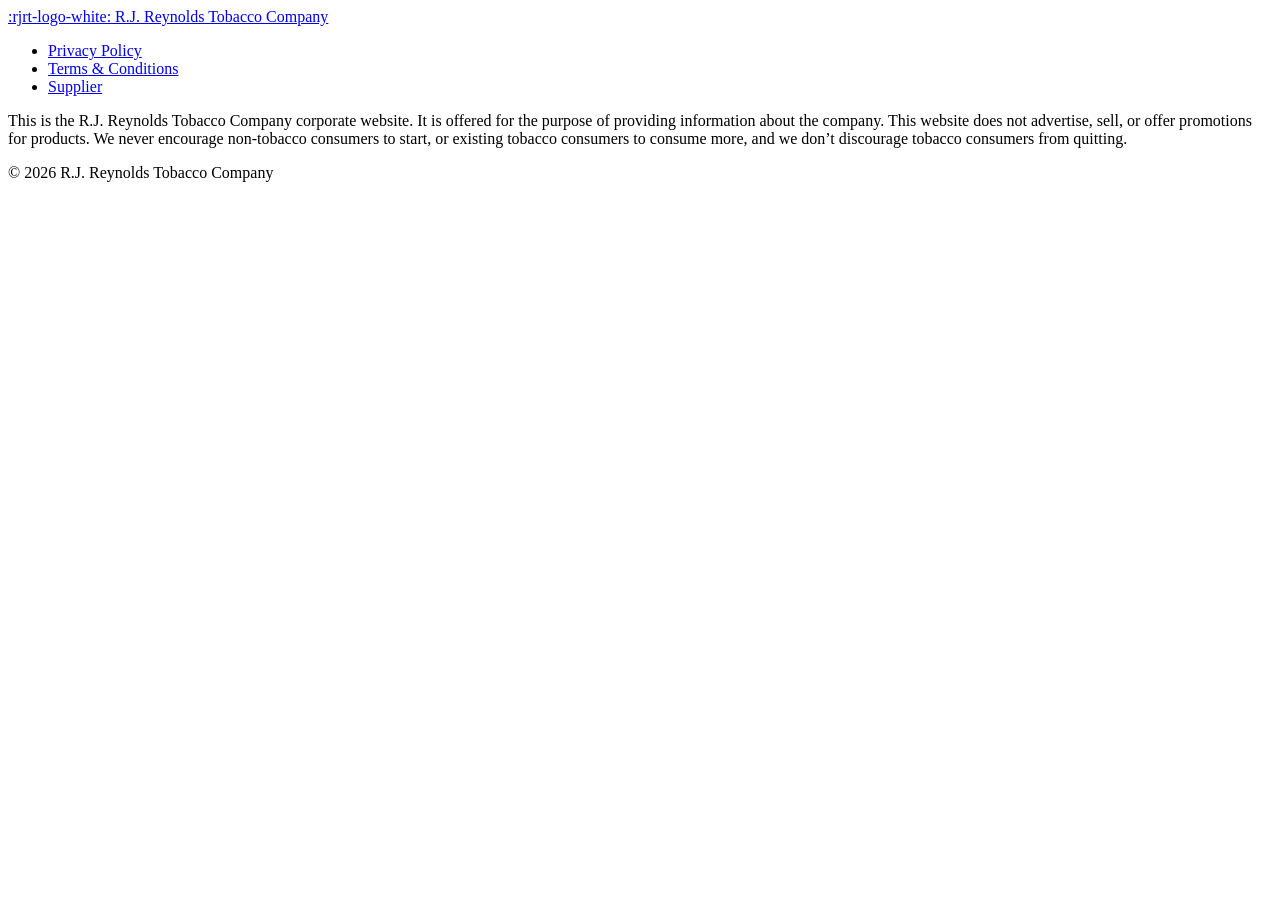
<file: import-work/da/footer.html>
<body><header></header><main><div><p><a href="/">:rjrt-logo-white: R.J. Reynolds Tobacco Company</a></p><ul><li><a href="/privacy-policy/">Privacy Policy</a></li><li><a href="/terms-conditions/">Terms &amp; Conditions</a></li><li><a href="/supplier/">Supplier</a></li></ul></div><div><p>This is the R.J. Reynolds Tobacco Company corporate website. It is offered for the purpose of providing information about the company. This website does not advertise, sell, or offer promotions for products. We never encourage non-tobacco consumers to start, or existing tobacco consumers to consume more, and we don’t discourage tobacco consumers from quitting.</p></div><div><p>© 2026 R.J. Reynolds Tobacco Company</p></div></main><footer></footer></body>
</file>
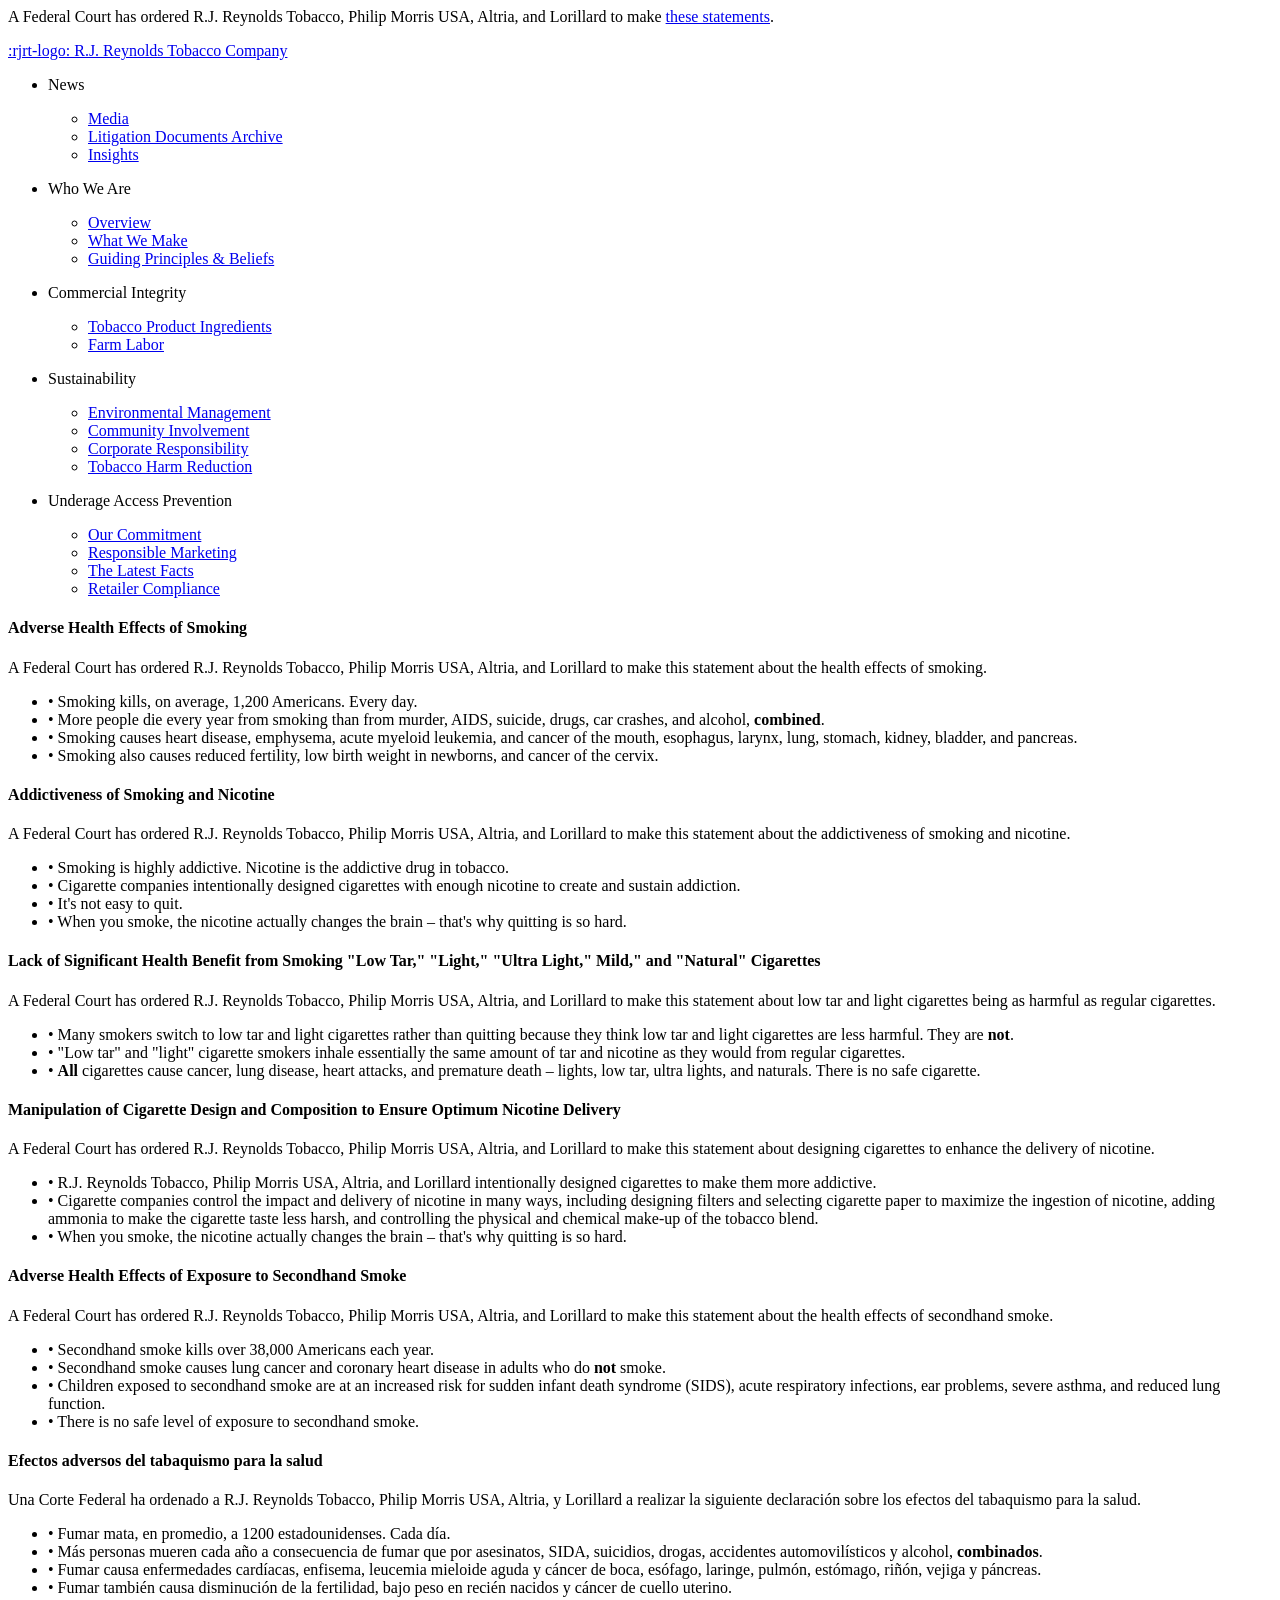
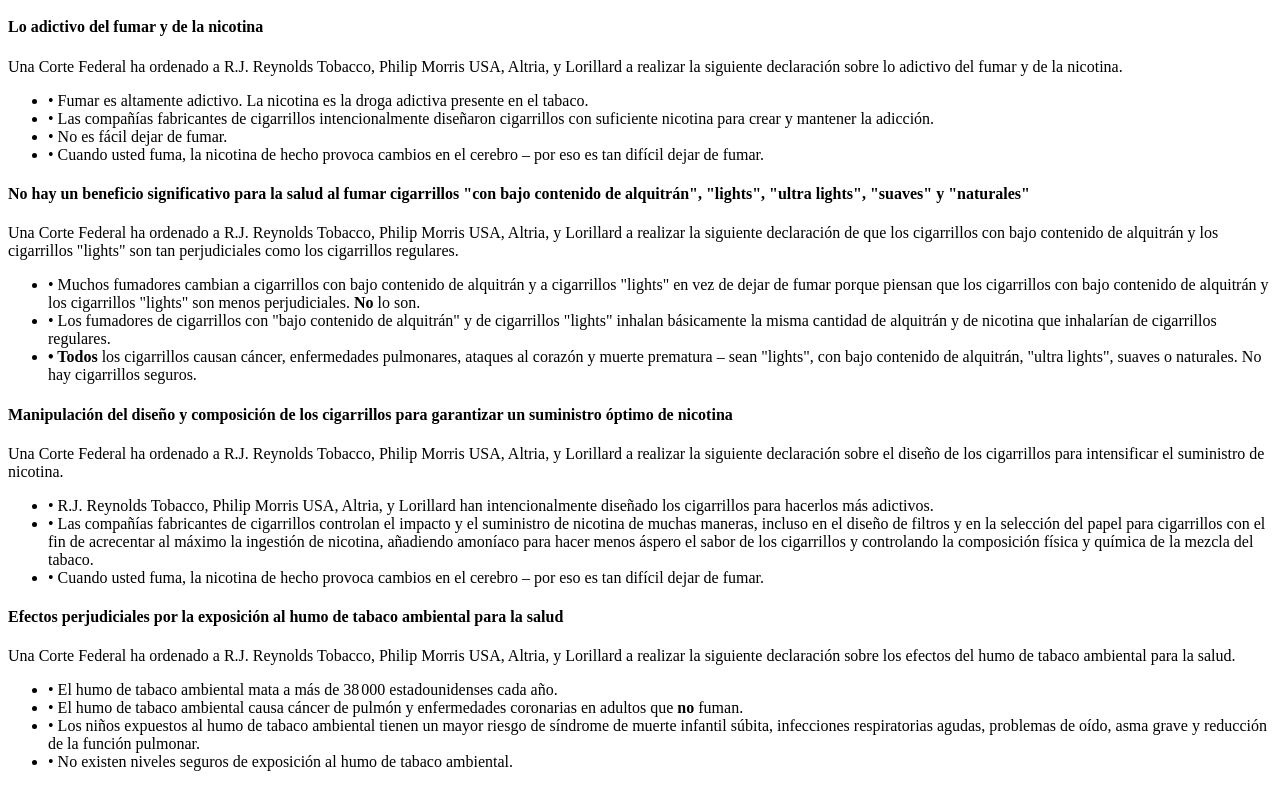
<file: import-work/da/nav.html>
<body><header></header><main><div><p>A Federal Court has ordered R.J. Reynolds Tobacco, Philip Morris USA, Altria, and Lorillard to make <a href="#corrective-statements">these statements</a>.</p></div><div><p><a href="/">:rjrt-logo: R.J. Reynolds Tobacco Company</a></p></div><div><ul><li><p>News</p><ul><li><a href="/press-releases/">Media</a></li><li><a href="https://www.rjrtdocs.com/SitePages">Litigation Documents Archive</a></li><li><a href="/insights/">Insights</a></li></ul></li></ul><ul><li><p>Who We Are</p><ul><li><a href="/who-we-are/">Overview</a></li><li><a href="/who-we-are/what-we-make/">What We Make</a></li><li><a href="/who-we-are/guiding-principles-beliefs/">Guiding Principles &amp; Beliefs</a></li></ul></li><li><p>Commercial Integrity</p><ul><li><a href="/commercial-integrity/tobacco-product-ingredients/">Tobacco Product Ingredients</a></li><li><a href="/commercial-integrity/farm-labor/">Farm Labor</a></li></ul></li><li><p>Sustainability</p><ul><li><a href="/esg-sustainability/environmental-management/">Environmental Management</a></li><li><a href="/esg-sustainability/community-involvement/">Community Involvement</a></li><li><a href="/esg-sustainability/corporate-responsibility/">Corporate Responsibility</a></li><li><a href="/esg-sustainability/tobacco-harm-reduction/">Tobacco Harm Reduction</a></li></ul></li><li><p>Underage Access Prevention</p><ul><li><a href="/underage-access-prevention/our-commitment/">Our Commitment</a></li><li><a href="/underage-access-prevention/responsible-marketing/">Responsible Marketing</a></li><li><a href="/underage-access-prevention/the-latest-facts/">The Latest Facts</a></li><li><a href="/underage-access-prevention/retailer-compliance/">Retailer Compliance</a></li></ul></li></ul></div><div><h4><strong>Adverse Health Effects of Smoking</strong></h4><p>A Federal Court has ordered R.J. Reynolds Tobacco, Philip Morris USA, Altria, and Lorillard to make this statement about the health effects of smoking.</p><ul><li>• Smoking kills, on average, 1,200 Americans. Every day.</li><li>• More people die every year from smoking than from murder, AIDS, suicide, drugs, car crashes, and alcohol, <strong>combined</strong>.</li><li>• Smoking causes heart disease, emphysema, acute myeloid leukemia, and cancer of the mouth, esophagus, larynx, lung, stomach, kidney, bladder, and pancreas.</li><li>• Smoking also causes reduced fertility, low birth weight in newborns, and cancer of the cervix.</li></ul><h4><strong>Addictiveness of Smoking and Nicotine</strong></h4><p>A Federal Court has ordered R.J. Reynolds Tobacco, Philip Morris USA, Altria, and Lorillard to make this statement about the addictiveness of smoking and nicotine.</p><ul><li>• Smoking is highly addictive. Nicotine is the addictive drug in tobacco.</li><li>• Cigarette companies intentionally designed cigarettes with enough nicotine to create and sustain addiction.</li><li>• It's not easy to quit.</li><li>• When you smoke, the nicotine actually changes the brain – that's why quitting is so hard.</li></ul><h4><strong>Lack of Significant Health Benefit from Smoking "Low Tar," "Light," "Ultra Light," Mild," and "Natural" Cigarettes</strong></h4><p>A Federal Court has ordered R.J. Reynolds Tobacco, Philip Morris USA, Altria, and Lorillard to make this statement about low tar and light cigarettes being as harmful as regular cigarettes.</p><ul><li>• Many smokers switch to low tar and light cigarettes rather than quitting because they think low tar and light cigarettes are less harmful. They are <strong>not</strong>.</li><li>• "Low tar" and "light" cigarette smokers inhale essentially the same amount of tar and nicotine as they would from regular cigarettes.</li><li>• <strong>All</strong> cigarettes cause cancer, lung disease, heart attacks, and premature death – lights, low tar, ultra lights, and naturals. There is no safe cigarette.</li></ul><h4><strong>Manipulation of Cigarette Design and Composition to Ensure Optimum Nicotine Delivery</strong></h4><p>A Federal Court has ordered R.J. Reynolds Tobacco, Philip Morris USA, Altria, and Lorillard to make this statement about designing cigarettes to enhance the delivery of nicotine.</p><ul><li>• R.J. Reynolds Tobacco, Philip Morris USA, Altria, and Lorillard intentionally designed cigarettes to make them more addictive.</li><li>• Cigarette companies control the impact and delivery of nicotine in many ways, including designing filters and selecting cigarette paper to maximize the ingestion of nicotine, adding ammonia to make the cigarette taste less harsh, and controlling the physical and chemical make-up of the tobacco blend.</li><li>• When you smoke, the nicotine actually changes the brain – that's why quitting is so hard.</li></ul><h4><strong>Adverse Health Effects of Exposure to Secondhand Smoke</strong></h4><p>A Federal Court has ordered R.J. Reynolds Tobacco, Philip Morris USA, Altria, and Lorillard to make this statement about the health effects of secondhand smoke.</p><ul><li>• Secondhand smoke kills over 38,000 Americans each year.</li><li>• Secondhand smoke causes lung cancer and coronary heart disease in adults who do <strong>not</strong> smoke.</li><li>• Children exposed to secondhand smoke are at an increased risk for sudden infant death syndrome (SIDS), acute respiratory infections, ear problems, severe asthma, and reduced lung function.</li><li>• There is no safe level of exposure to secondhand smoke.</li></ul><h4><strong>Efectos adversos del tabaquismo para la salud</strong></h4><p>Una Corte Federal ha ordenado a R.J. Reynolds Tobacco, Philip Morris USA, Altria, y Lorillard a realizar la siguiente declaración sobre los efectos del tabaquismo para la salud.</p><ul><li>• Fumar mata, en promedio, a 1200 estadounidenses. Cada día.</li><li>• Más personas mueren cada año a consecuencia de fumar que por asesinatos, SIDA, suicidios, drogas, accidentes automovilísticos y alcohol, <strong>combinados</strong>.</li><li>• Fumar causa enfermedades cardíacas, enfisema, leucemia mieloide aguda y cáncer de boca, esófago, laringe, pulmón, estómago, riñón, vejiga y páncreas.</li><li>• Fumar también causa disminución de la fertilidad, bajo peso en recién nacidos y cáncer de cuello uterino.</li></ul><h4><strong>Lo adictivo del fumar y de la nicotina</strong></h4><p>Una Corte Federal ha ordenado a R.J. Reynolds Tobacco, Philip Morris USA, Altria, y Lorillard a realizar la siguiente declaración sobre lo adictivo del fumar y de la nicotina.</p><ul><li>• Fumar es altamente adictivo. La nicotina es la droga adictiva presente en el tabaco.</li><li>• Las compañías fabricantes de cigarrillos intencionalmente diseñaron cigarrillos con suficiente nicotina para crear y mantener la adicción.</li><li>• No es fácil dejar de fumar.</li><li>• Cuando usted fuma, la nicotina de hecho provoca cambios en el cerebro – por eso es tan difícil dejar de fumar.</li></ul><h4><strong>No hay un beneficio significativo para la salud al fumar cigarrillos "con bajo contenido de alquitrán", "lights", "ultra lights", "suaves" y "naturales"</strong></h4><p>Una Corte Federal ha ordenado a R.J. Reynolds Tobacco, Philip Morris USA, Altria, y Lorillard a realizar la siguiente declaración de que los cigarrillos con bajo contenido de alquitrán y los cigarrillos "lights" son tan perjudiciales como los cigarrillos regulares.</p><ul><li>• Muchos fumadores cambian a cigarrillos con bajo contenido de alquitrán y a cigarrillos "lights" en vez de dejar de fumar porque piensan que los cigarrillos con bajo contenido de alquitrán y los cigarrillos "lights" son menos perjudiciales. <strong>No</strong> lo son.</li><li>• Los fumadores de cigarrillos con "bajo contenido de alquitrán" y de cigarrillos "lights" inhalan básicamente la misma cantidad de alquitrán y de nicotina que inhalarían de cigarrillos regulares.</li><li><strong>• Todos</strong> los cigarrillos causan cáncer, enfermedades pulmonares, ataques al corazón y muerte prematura – sean "lights", con bajo contenido de alquitrán, "ultra lights", suaves o naturales. No hay cigarrillos seguros.</li></ul><h4><strong>Manipulación del diseño y composición de los cigarrillos para garantizar un suministro óptimo de nicotina</strong></h4><p>Una Corte Federal ha ordenado a R.J. Reynolds Tobacco, Philip Morris USA, Altria, y Lorillard a realizar la siguiente declaración sobre el diseño de los cigarrillos para intensificar el suministro de nicotina.</p><ul><li>• R.J. Reynolds Tobacco, Philip Morris USA, Altria, y Lorillard han intencionalmente diseñado los cigarrillos para hacerlos más adictivos.</li><li>• Las compañías fabricantes de cigarrillos controlan el impacto y el suministro de nicotina de muchas maneras, incluso en el diseño de filtros y en la selección del papel para cigarrillos con el fin de acrecentar al máximo la ingestión de nicotina, añadiendo amoníaco para hacer menos áspero el sabor de los cigarrillos y controlando la composición física y química de la mezcla del tabaco.</li><li>• Cuando usted fuma, la nicotina de hecho provoca cambios en el cerebro – por eso es tan difícil dejar de fumar.</li></ul><h4><strong>Efectos perjudiciales por la exposición al humo de tabaco ambiental para la salud</strong></h4><p>Una Corte Federal ha ordenado a R.J. Reynolds Tobacco, Philip Morris USA, Altria, y Lorillard a realizar la siguiente declaración sobre los efectos del humo de tabaco ambiental para la salud.</p><ul><li>• El humo de tabaco ambiental mata a más de 38 000 estadounidenses cada año.</li><li>• El humo de tabaco ambiental causa cáncer de pulmón y enfermedades coronarias en adultos que <strong>no</strong> fuman.</li><li>• Los niños expuestos al humo de tabaco ambiental tienen un mayor riesgo de síndrome de muerte infantil súbita, infecciones respiratorias agudas, problemas de oído, asma grave y reducción de la función pulmonar.</li><li>• No existen niveles seguros de exposición al humo de tabaco ambiental.</li></ul></div></main><footer></footer></body>
</file>
